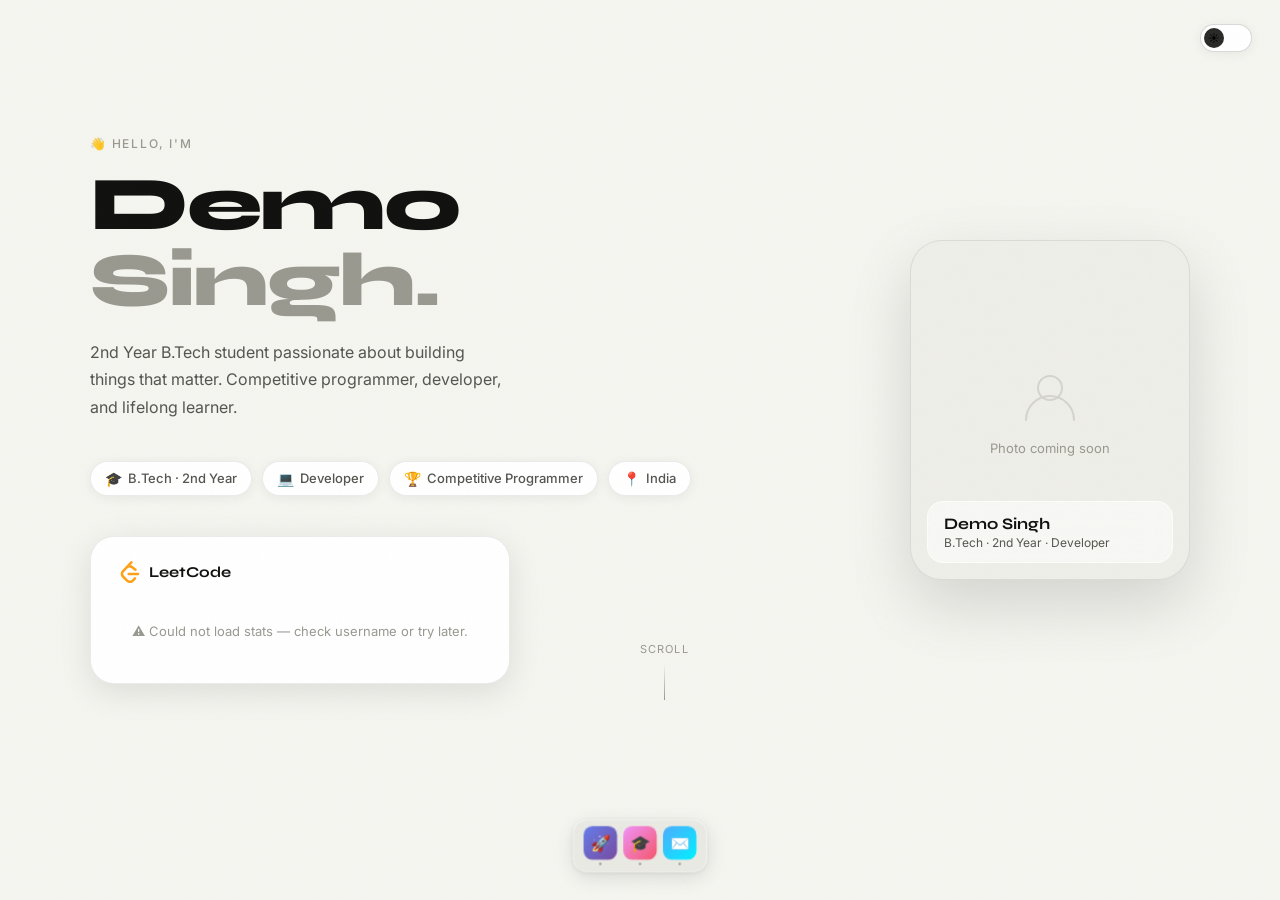
<file: index.html>
<!DOCTYPE html>
<html lang="en">
<head>
  <meta charset="UTF-8" />
  <meta name="viewport" content="width=device-width, initial-scale=1.0" />
  <title>Demo Singh — Portfolio</title>
  <meta name="description" content="Portfolio of Demo Singh, 2nd Year B.Tech Student & Developer" />

  <!-- Fonts -->
  <link rel="preconnect" href="https://fonts.googleapis.com" />
  <link rel="preconnect" href="https://fonts.gstatic.com" crossorigin />

  <!-- Styles -->
  <link rel="stylesheet" href="css/style.css" />
  <link rel="stylesheet" href="css/home.css" />
  <link rel="stylesheet" href="css/dock.css" />
</head>
<body class="home-page page-enter">

  <!-- ===== HERO ===== -->
  <section class="hero">
    <div class="hero-inner">

      <!-- Left: Text + Stats -->
      <div class="hero-text">

        <div class="hero-eyebrow">👋 Hello, I'm</div>

        <h1 class="hero-name">
          Demo<br><span>Singh.</span>
        </h1>

        <p class="hero-tagline">
          2nd Year B.Tech student passionate about building things that matter.
          Competitive programmer, developer, and lifelong learner.
        </p>

        <!-- Chips -->
        <div class="hero-chips">
          <span class="chip"><span class="chip-icon">🎓</span> B.Tech · 2nd Year</span>
          <span class="chip"><span class="chip-icon">💻</span> Developer</span>
          <span class="chip"><span class="chip-icon">🏆</span> Competitive Programmer</span>
          <span class="chip"><span class="chip-icon">📍</span> India</span>
        </div>

        <!-- LeetCode Card -->
        <div class="leetcode-card">
          <div id="leetcode-card">
            <p class="leetcode-loading">Loading LeetCode stats…</p>
          </div>
        </div>

      </div>

      <!-- Right: Photo -->
      <div class="hero-photo">
        <div class="photo-frame">
          <div class="photo-placeholder">
            <svg viewBox="0 0 64 64" fill="none" xmlns="http://www.w3.org/2000/svg">
              <circle cx="32" cy="24" r="12" stroke="currentColor" stroke-width="2"/>
              <path d="M8 56c0-13.255 10.745-24 24-24s24 10.745 24 24" stroke="currentColor" stroke-width="2" stroke-linecap="round"/>
            </svg>
            <span>Photo coming soon</span>
          </div>
          <div class="photo-badge">
            <div class="photo-badge-name">Demo Singh</div>
            <div class="photo-badge-sub">B.Tech · 2nd Year · Developer</div>
          </div>
        </div>
      </div>

    </div>

    <!-- Scroll hint -->
    <div class="scroll-hint">
      <span>scroll</span>
      <div class="scroll-arrow"></div>
    </div>
  </section>

  <!-- ===== SCRIPTS ===== -->
  <script src="js/theme.js"></script>
  <script src="js/leetcode.js"></script>
  <script src="js/dock.js"></script>
</body>
</html>
</file>
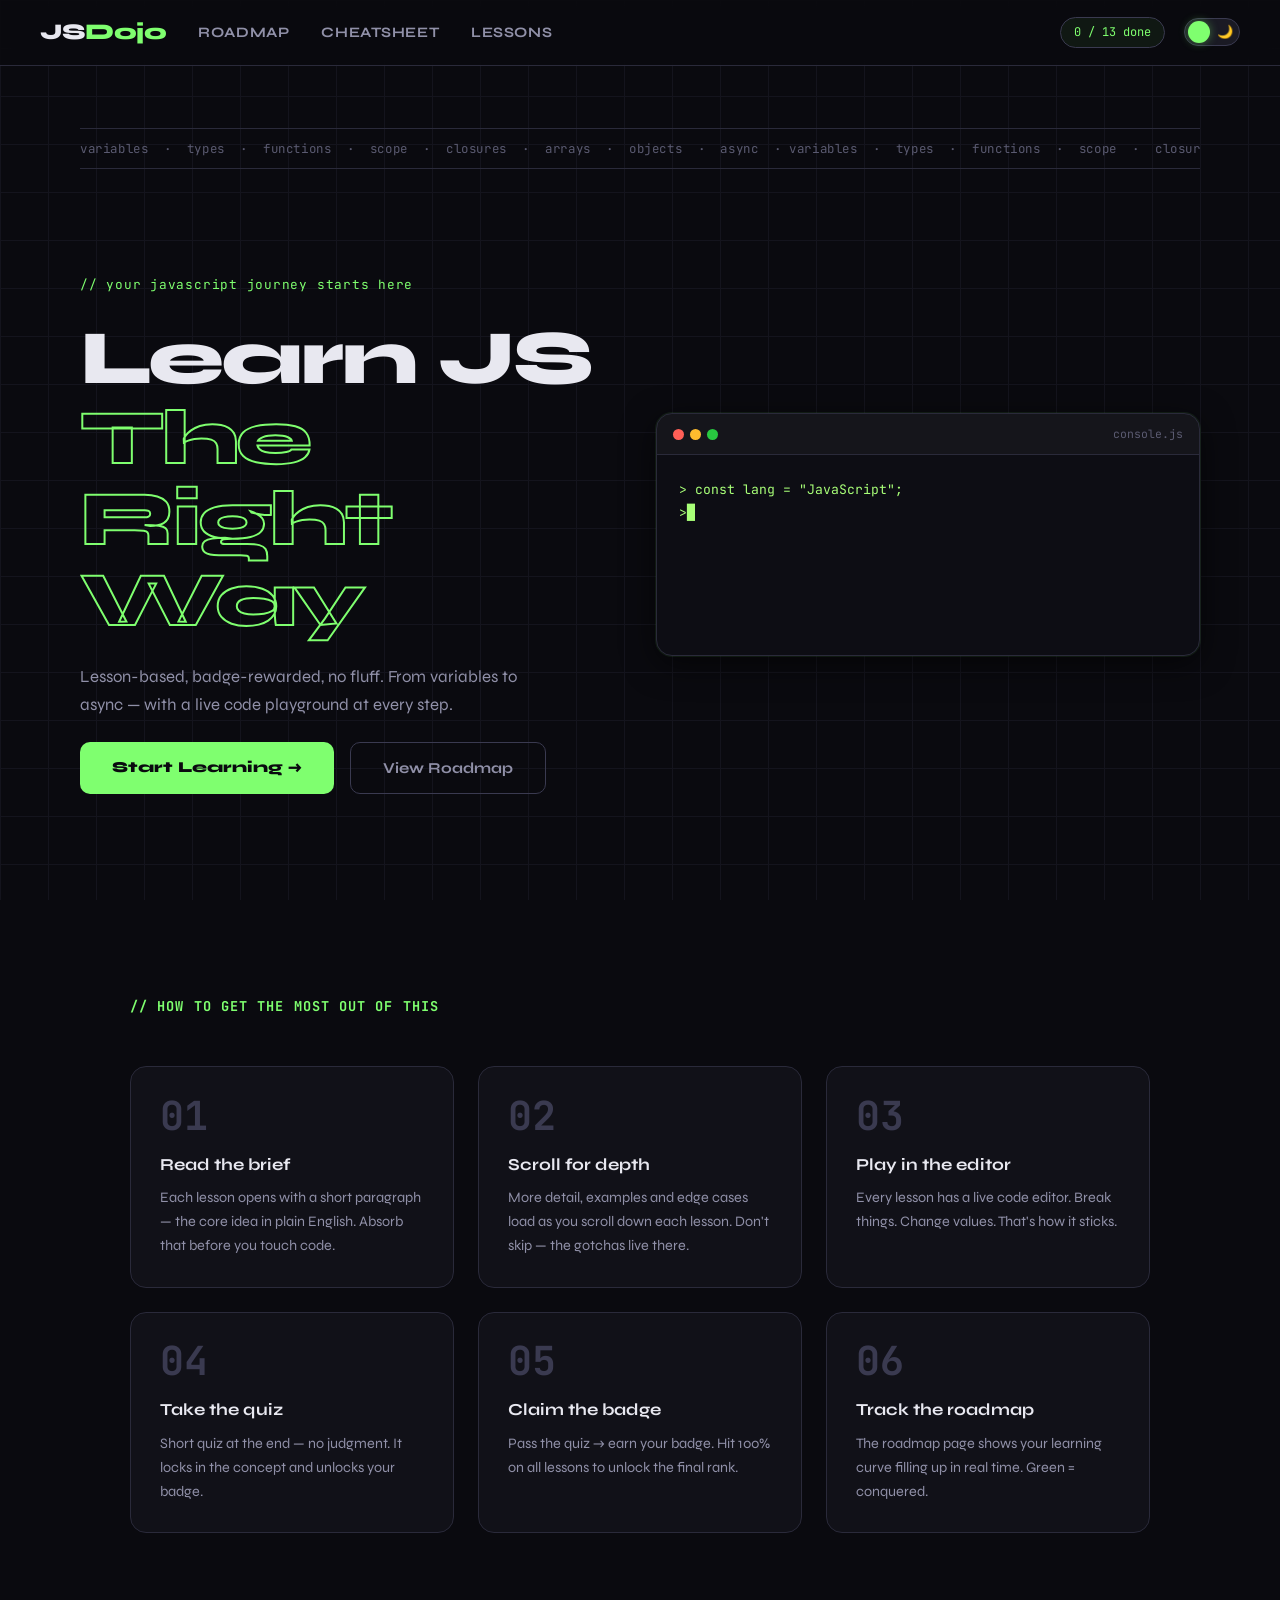
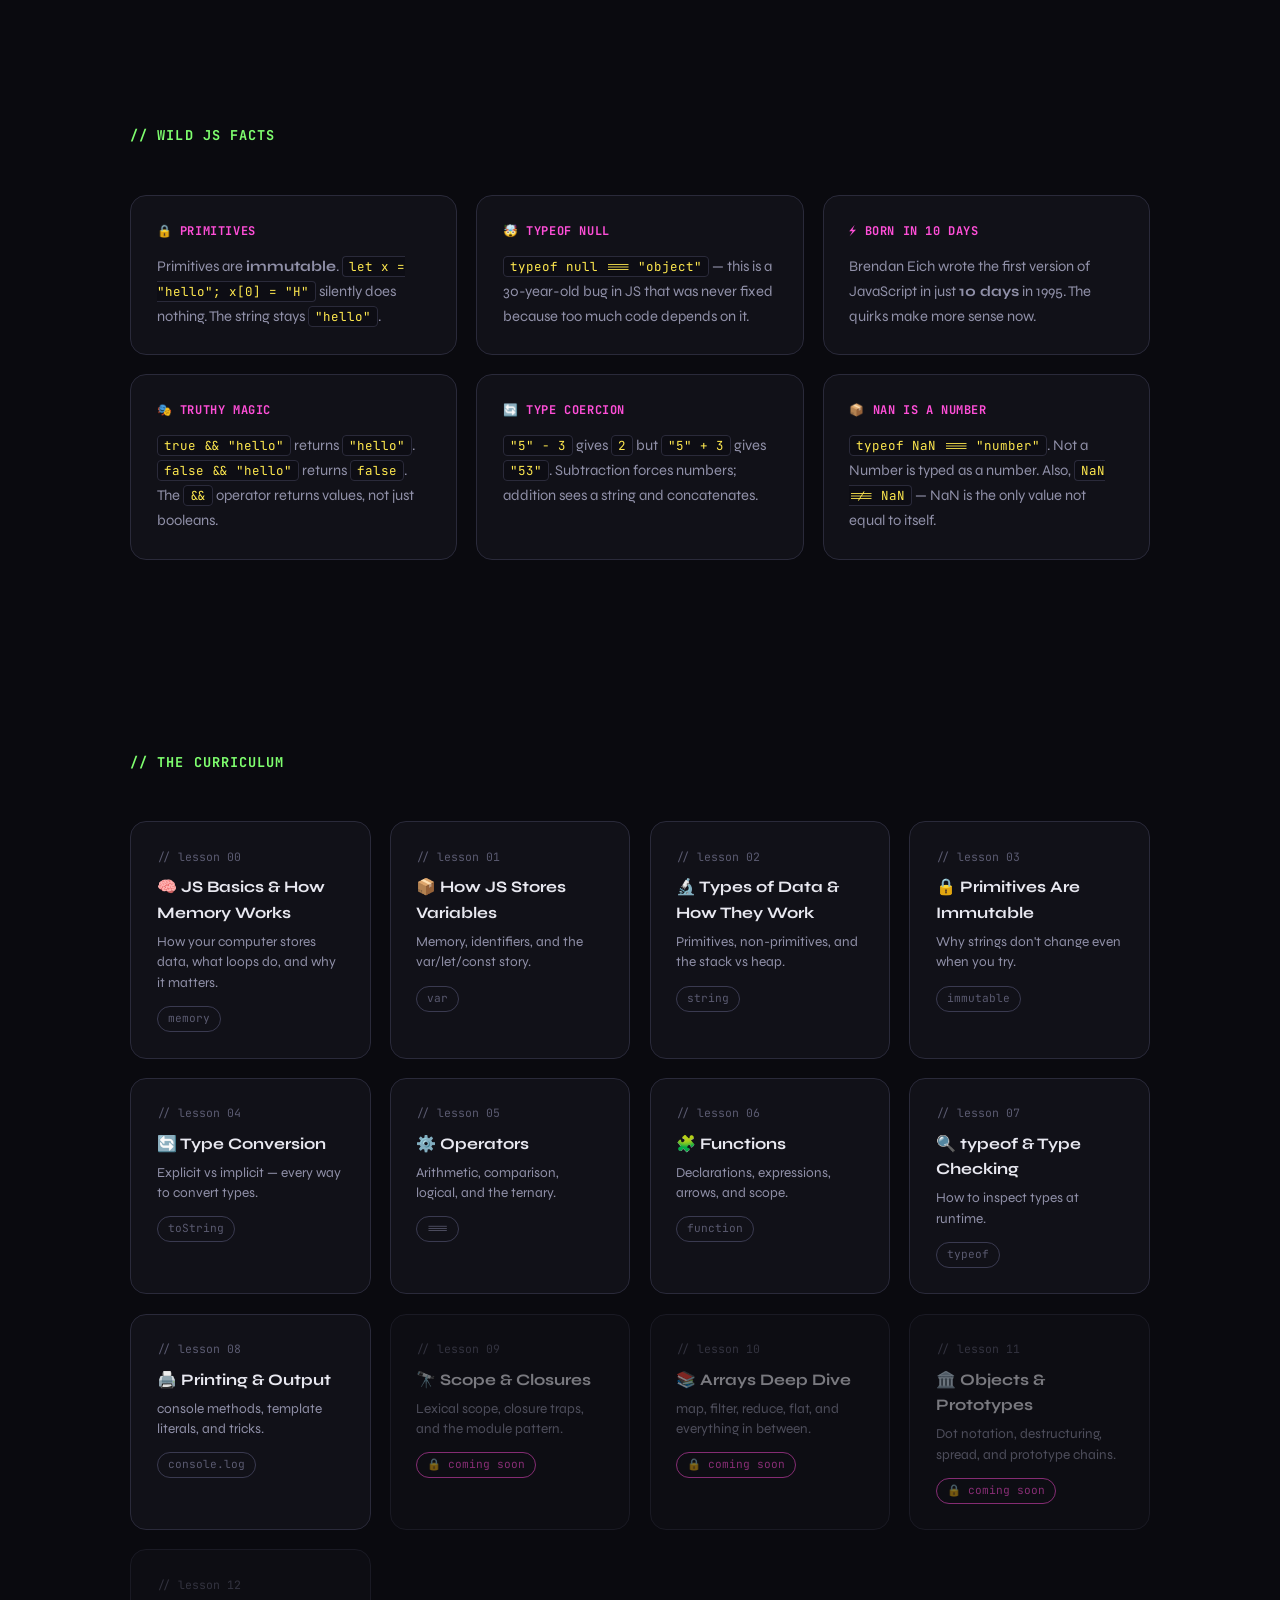
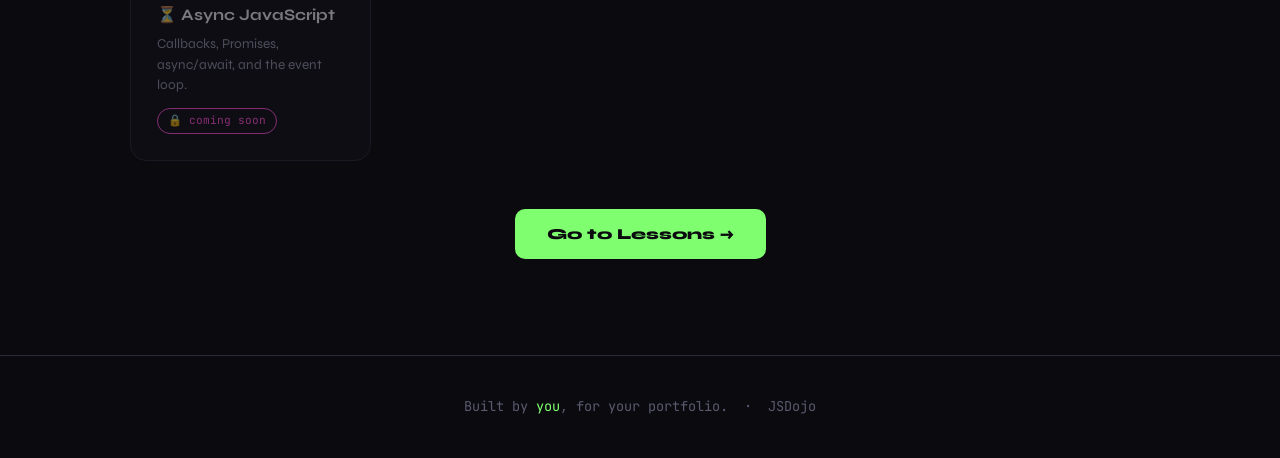
<file: jsdojo/index.html>
<!DOCTYPE html>
<html lang="en" data-theme="dark">
<head>
  <meta charset="UTF-8" />
  <meta name="viewport" content="width=device-width, initial-scale=1.0" />
  <title>JS Dojo — Learn JavaScript</title>
  <link rel="stylesheet" href="css/theme.css" />
  <link rel="stylesheet" href="css/home.css" />
  <link rel="preconnect" href="https://fonts.googleapis.com" />
  <link href="https://fonts.googleapis.com/css2?family=JetBrains+Mono:wght@400;700&family=Syne:wght@400;700;800&display=swap" rel="stylesheet" />
</head>
<body>

  <!-- NAV -->
  <nav class="navbar">
    <div class="nav-logo">JS<span class="accent">Dojo</span></div>
    <div class="nav-links">
      <a href="pages/roadmap.html">Roadmap</a>
      <a href="pages/cheatsheet.html">Cheatsheet</a>
      <a href="pages/lessons.html">Lessons</a>
    </div>
    <div class="nav-right">
      <div class="progress-pill">
        <span id="nav-progress">0 / 8 done</span>
      </div>
      <label class="theme-toggle" title="Toggle theme">
        <input type="checkbox" id="theme-switch" />
        <span class="toggle-track">
          <span class="toggle-thumb"></span>
          <span class="toggle-icon moon">🌙</span>
          <span class="toggle-icon sun">☀️</span>
        </span>
      </label>
    </div>
  </nav>

  <!-- HERO -->
  <section class="hero">
    <div class="hero-bg-grid"></div>
    <div class="scroll-ticker" id="ticker">
      <span>variables &nbsp;·&nbsp; types &nbsp;·&nbsp; functions &nbsp;·&nbsp; scope &nbsp;·&nbsp; closures &nbsp;·&nbsp; arrays &nbsp;·&nbsp; objects &nbsp;·&nbsp; async &nbsp;·&nbsp;</span>
      <span aria-hidden="true">variables &nbsp;·&nbsp; types &nbsp;·&nbsp; functions &nbsp;·&nbsp; scope &nbsp;·&nbsp; closures &nbsp;·&nbsp; arrays &nbsp;·&nbsp; objects &nbsp;·&nbsp; async &nbsp;·&nbsp;</span>
    </div>
    <div class="hero-content">
      <p class="hero-eyebrow">// your javascript journey starts here</p>
      <h1 class="hero-title">Learn JS<br /><span class="accent-outline">The Right Way</span></h1>
      <p class="hero-sub">Lesson-based, badge-rewarded, no fluff. From variables to async — with a live code playground at every step.</p>
      <div class="hero-cta-group">
        <a href="pages/lessons.html" class="btn-primary">Start Learning →</a>
        <a href="pages/roadmap.html" class="btn-ghost">View Roadmap</a>
      </div>
    </div>
    <div class="hero-terminal">
      <div class="terminal-bar">
        <span class="dot red"></span><span class="dot yellow"></span><span class="dot green"></span>
        <span class="terminal-title">console.js</span>
      </div>
      <pre class="terminal-body" id="terminal-type"></pre>
    </div>
  </section>

  <!-- HOW TO GET MAX FROM THIS SITE -->
  <section class="section" id="howto">
    <h2 class="section-title">// how to get the most out of this</h2>
    <div class="howto-grid">
      <div class="howto-card">
        <div class="howto-num">01</div>
        <h3>Read the brief</h3>
        <p>Each lesson opens with a short paragraph — the core idea in plain English. Absorb that before you touch code.</p>
      </div>
      <div class="howto-card">
        <div class="howto-num">02</div>
        <h3>Scroll for depth</h3>
        <p>More detail, examples and edge cases load as you scroll down each lesson. Don't skip — the gotchas live there.</p>
      </div>
      <div class="howto-card">
        <div class="howto-num">03</div>
        <h3>Play in the editor</h3>
        <p>Every lesson has a live code editor. Break things. Change values. That's how it sticks.</p>
      </div>
      <div class="howto-card">
        <div class="howto-num">04</div>
        <h3>Take the quiz</h3>
        <p>Short quiz at the end — no judgment. It locks in the concept and unlocks your badge.</p>
      </div>
      <div class="howto-card">
        <div class="howto-num">05</div>
        <h3>Claim the badge</h3>
        <p>Pass the quiz → earn your badge. Hit 100% on all lessons to unlock the final rank.</p>
      </div>
      <div class="howto-card">
        <div class="howto-num">06</div>
        <h3>Track the roadmap</h3>
        <p>The roadmap page shows your learning curve filling up in real time. Green = conquered.</p>
      </div>
    </div>
  </section>

  <!-- JS FACTS CARDS -->
  <section class="section" id="facts">
    <h2 class="section-title">// wild js facts</h2>
    <div class="facts-scroll">
      <div class="fact-card">
        <div class="fact-tag">🔒 Primitives</div>
        <p>Primitives are <strong>immutable</strong>. <code>let x = "hello"; x[0] = "H"</code> silently does nothing. The string stays <code>"hello"</code>.</p>
      </div>
      <div class="fact-card">
        <div class="fact-tag">🤯 typeof null</div>
        <p><code>typeof null === "object"</code> — this is a 30-year-old bug in JS that was never fixed because too much code depends on it.</p>
      </div>
      <div class="fact-card">
        <div class="fact-tag">⚡ Born in 10 days</div>
        <p>Brendan Eich wrote the first version of JavaScript in just <strong>10 days</strong> in 1995. The quirks make more sense now.</p>
      </div>
      <div class="fact-card">
        <div class="fact-tag">🎭 Truthy magic</div>
        <p><code>true && "hello"</code> returns <code>"hello"</code>. <code>false && "hello"</code> returns <code>false</code>. The <code>&&</code> operator returns values, not just booleans.</p>
      </div>
      <div class="fact-card">
        <div class="fact-tag">🔄 Type coercion</div>
        <p><code>"5" - 3</code> gives <code>2</code> but <code>"5" + 3</code> gives <code>"53"</code>. Subtraction forces numbers; addition sees a string and concatenates.</p>
      </div>
      <div class="fact-card">
        <div class="fact-tag">📦 NaN is a number</div>
        <p><code>typeof NaN === "number"</code>. Not a Number is typed as a number. Also, <code>NaN !== NaN</code> — NaN is the only value not equal to itself.</p>
      </div>
    </div>
  </section>

  <!-- LESSON PREVIEW -->
  <section class="section" id="lessons-preview">
    <h2 class="section-title">// the curriculum</h2>
    <div class="lessons-grid" id="lessons-grid">
      <!-- Populated by JS -->
    </div>
    <div class="lessons-cta">
      <a href="pages/lessons.html" class="btn-primary">Go to Lessons →</a>
    </div>
  </section>

  <!-- FOOTER -->
  <footer class="footer">
    <p>Built by <span class="accent">you</span>, for your portfolio. &nbsp;·&nbsp; JSDojo</p>
  </footer>

  <script src="js/lessons-data.js"></script>
  <script src="js/progress.js"></script>
  <script src="js/home.js"></script>
</body>
</html>
</file>
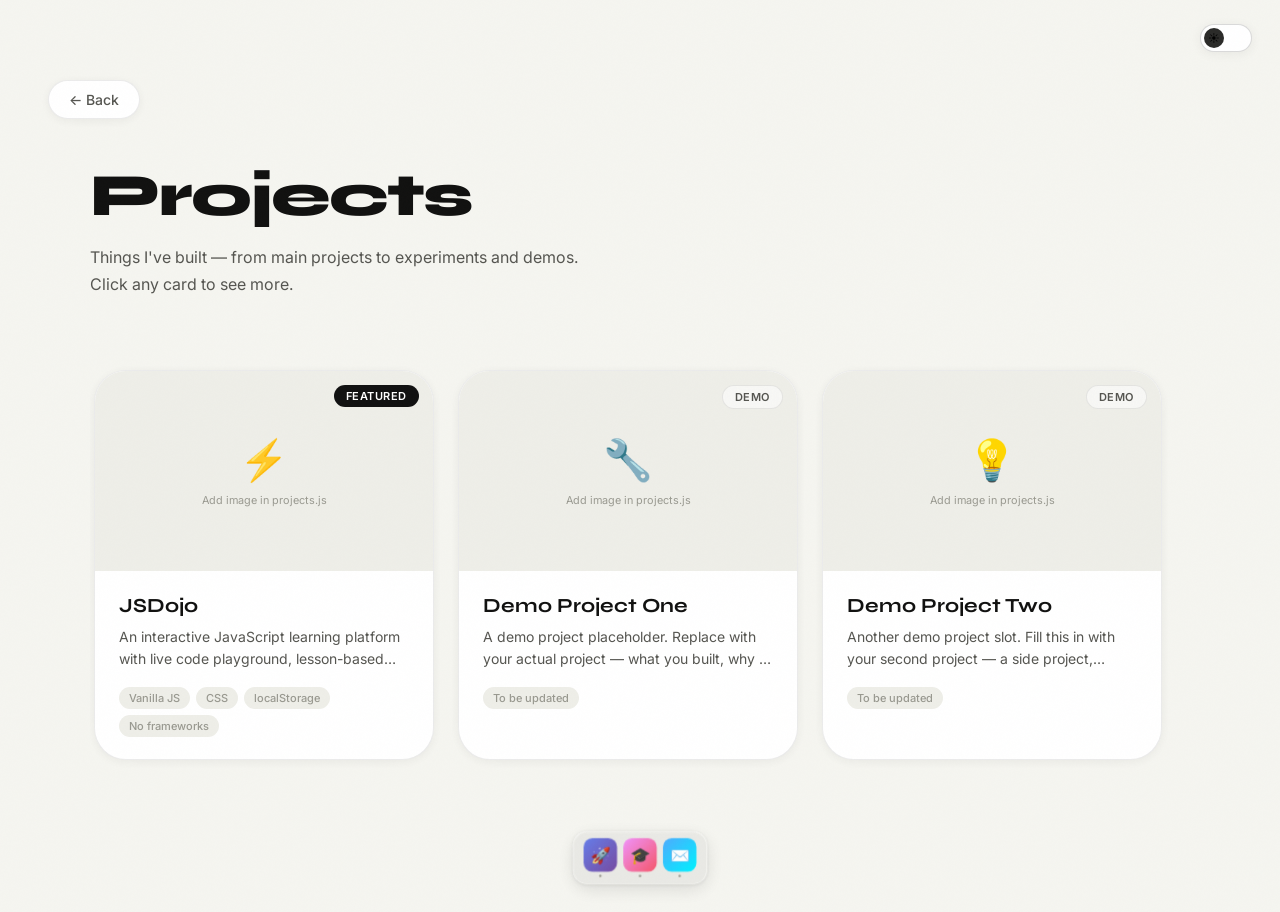
<file: pages/projects.html>
<!DOCTYPE html>
<html lang="en">
<head>
  <meta charset="UTF-8" />
  <meta name="viewport" content="width=device-width, initial-scale=1.0" />
  <title>Projects — Demo Singh</title>

  <!-- Fonts -->
  <link rel="preconnect" href="https://fonts.googleapis.com" />
  <link rel="preconnect" href="https://fonts.gstatic.com" crossorigin />

  <!-- Styles -->
  <link rel="stylesheet" href="../css/style.css" />
  <link rel="stylesheet" href="../css/projects.css" />
  <link rel="stylesheet" href="../css/dock.css" />
</head>
<body class="page-enter">

  <!-- ===== PROJECTS PAGE ===== -->
  <main class="projects-page">

    <!-- Back button -->
    <button class="back-btn" id="back-btn" aria-label="Go back">
      ← Back
    </button>

    <!-- Header -->
    <div class="projects-header">
      <h1>Projects</h1>
      <p>Things I've built — from main projects to experiments and demos. Click any card to see more.</p>
    </div>

    <!-- Horizontal scroll row -->
    <div class="projects-scroll-wrapper">
      <div class="projects-scroll" id="projects-scroll">
        <!-- Cards injected by projects.js -->
      </div>
    </div>

  </main>

  <!-- ===== MODAL ===== -->
  <div class="modal-backdrop" id="modal-backdrop" role="dialog" aria-modal="true">
    <div class="modal" id="modal">
      <!-- Content injected by projects.js -->
    </div>
  </div>

  <!-- ===== SCRIPTS ===== -->
  <script src="../js/theme.js"></script>
  <script src="../js/projects.js"></script>
  <script>window.__currentPage = 'projects';</script>
  <script src="../js/dock.js"></script>
</body>
</html>
</file>
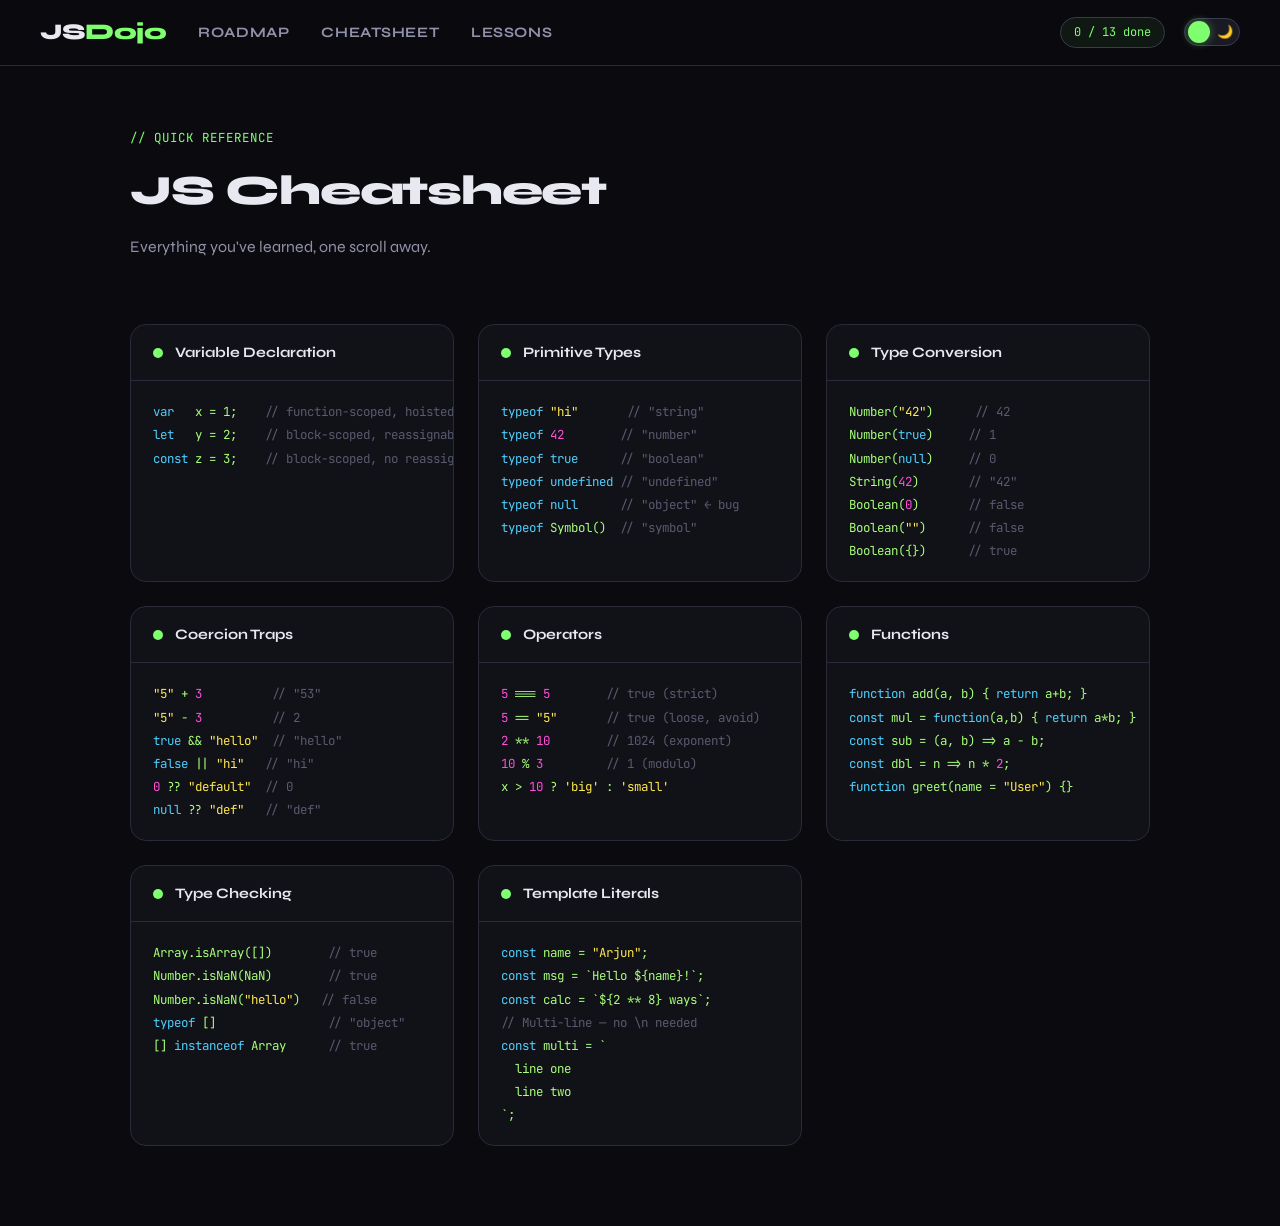
<file: jsdojo/pages/cheatsheet.html>
<!DOCTYPE html>
<html lang="en" data-theme="dark">
<head>
  <meta charset="UTF-8" />
  <meta name="viewport" content="width=device-width, initial-scale=1.0" />
  <title>Cheatsheet — JS Dojo</title>
  <link rel="stylesheet" href="../css/theme.css" />
  <link rel="stylesheet" href="../css/pages.css" />
  <link href="https://fonts.googleapis.com/css2?family=JetBrains+Mono:wght@400;700&family=Syne:wght@400;700;800&display=swap" rel="stylesheet" />
</head>
<body>

  <nav class="navbar">
    <a href="../index.html" class="nav-logo">JS<span class="accent">Dojo</span></a>
    <div class="nav-links">
      <a href="roadmap.html">Roadmap</a>
      <a href="cheatsheet.html">Cheatsheet</a>
      <a href="lessons.html">Lessons</a>
    </div>
    <div class="nav-right">
      <div class="progress-pill"><span id="nav-progress">0 / 8 done</span></div>
      <label class="theme-toggle" title="Toggle theme">
        <input type="checkbox" id="theme-switch" />
        <span class="toggle-track">
          <span class="toggle-thumb"></span>
          <span class="toggle-icon moon">🌙</span>
          <span class="toggle-icon sun">☀️</span>
        </span>
      </label>
    </div>
  </nav>

  <div class="cheatsheet-wrap">
    <p class="page-eyebrow">// quick reference</p>
    <h1 class="page-title">JS Cheatsheet</h1>
    <p class="page-sub">Everything you've learned, one scroll away.</p>

    <div class="cheatsheet-grid" id="cheatsheet-grid">

      <div class="cheat-card reveal">
        <div class="cheat-card-header"><div class="cheat-dot"></div><h3>Variable Declaration</h3></div>
        <pre><span class="kw">var</span>   x = 1;    <span class="comment">// function-scoped, hoisted</span>
<span class="kw">let</span>   y = 2;    <span class="comment">// block-scoped, reassignable</span>
<span class="kw">const</span> z = 3;    <span class="comment">// block-scoped, no reassign</span></pre>
      </div>

      <div class="cheat-card reveal">
        <div class="cheat-card-header"><div class="cheat-dot"></div><h3>Primitive Types</h3></div>
        <pre><span class="kw">typeof</span> <span class="str">"hi"</span>       <span class="comment">// "string"</span>
<span class="kw">typeof</span> <span class="num">42</span>        <span class="comment">// "number"</span>
<span class="kw">typeof</span> <span class="kw">true</span>      <span class="comment">// "boolean"</span>
<span class="kw">typeof</span> <span class="kw">undefined</span> <span class="comment">// "undefined"</span>
<span class="kw">typeof</span> <span class="kw">null</span>      <span class="comment">// "object" ← bug</span>
<span class="kw">typeof</span> Symbol()  <span class="comment">// "symbol"</span></pre>
      </div>

      <div class="cheat-card reveal">
        <div class="cheat-card-header"><div class="cheat-dot"></div><h3>Type Conversion</h3></div>
        <pre>Number(<span class="str">"42"</span>)      <span class="comment">// 42</span>
Number(<span class="kw">true</span>)     <span class="comment">// 1</span>
Number(<span class="kw">null</span>)     <span class="comment">// 0</span>
String(<span class="num">42</span>)       <span class="comment">// "42"</span>
Boolean(<span class="num">0</span>)       <span class="comment">// false</span>
Boolean(<span class="str">""</span>)      <span class="comment">// false</span>
Boolean({})      <span class="comment">// true</span></pre>
      </div>

      <div class="cheat-card reveal">
        <div class="cheat-card-header"><div class="cheat-dot"></div><h3>Coercion Traps</h3></div>
        <pre><span class="str">"5"</span> + <span class="num">3</span>          <span class="comment">// "53"</span>
<span class="str">"5"</span> - <span class="num">3</span>          <span class="comment">// 2</span>
<span class="kw">true</span> && <span class="str">"hello"</span>  <span class="comment">// "hello"</span>
<span class="kw">false</span> || <span class="str">"hi"</span>   <span class="comment">// "hi"</span>
<span class="num">0</span> ?? <span class="str">"default"</span>  <span class="comment">// 0</span>
<span class="kw">null</span> ?? <span class="str">"def"</span>   <span class="comment">// "def"</span></pre>
      </div>

      <div class="cheat-card reveal">
        <div class="cheat-card-header"><div class="cheat-dot"></div><h3>Operators</h3></div>
        <pre><span class="num">5</span> === <span class="num">5</span>        <span class="comment">// true (strict)</span>
<span class="num">5</span> == <span class="str">"5"</span>       <span class="comment">// true (loose, avoid)</span>
<span class="num">2</span> ** <span class="num">10</span>        <span class="comment">// 1024 (exponent)</span>
<span class="num">10</span> % <span class="num">3</span>         <span class="comment">// 1 (modulo)</span>
x > <span class="num">10</span> ? <span class="str">'big'</span> : <span class="str">'small'</span></pre>
      </div>

      <div class="cheat-card reveal">
        <div class="cheat-card-header"><div class="cheat-dot"></div><h3>Functions</h3></div>
        <pre><span class="kw">function</span> add(a, b) { <span class="kw">return</span> a+b; }
<span class="kw">const</span> mul = <span class="kw">function</span>(a,b) { <span class="kw">return</span> a*b; }
<span class="kw">const</span> sub = (a, b) => a - b;
<span class="kw">const</span> dbl = n => n * <span class="num">2</span>;
<span class="kw">function</span> greet(name = <span class="str">"User"</span>) {}</pre>
      </div>

      <div class="cheat-card reveal">
        <div class="cheat-card-header"><div class="cheat-dot"></div><h3>Type Checking</h3></div>
        <pre>Array.isArray([])        <span class="comment">// true</span>
Number.isNaN(NaN)        <span class="comment">// true</span>
Number.isNaN(<span class="str">"hello"</span>)   <span class="comment">// false</span>
<span class="kw">typeof</span> []                <span class="comment">// "object"</span>
[] <span class="kw">instanceof</span> Array      <span class="comment">// true</span></pre>
      </div>

      <div class="cheat-card reveal">
        <div class="cheat-card-header"><div class="cheat-dot"></div><h3>Template Literals</h3></div>
        <pre><span class="kw">const</span> name = <span class="str">"Arjun"</span>;
<span class="kw">const</span> msg = `Hello ${name}!`;
<span class="kw">const</span> calc = `${2 ** 8} ways`;
<span class="comment">// Multi-line — no \n needed</span>
<span class="kw">const</span> multi = `
  line one
  line two
`;</pre>
      </div>

    </div>
  </div>

  <script src="../js/lessons-data.js"></script>
  <script src="../js/progress.js"></script>
  <script>
    document.addEventListener("DOMContentLoaded", () => {
      initScrollReveal();
      updateNavProgress();
    });
  </script>
</body>
</html>
</file>
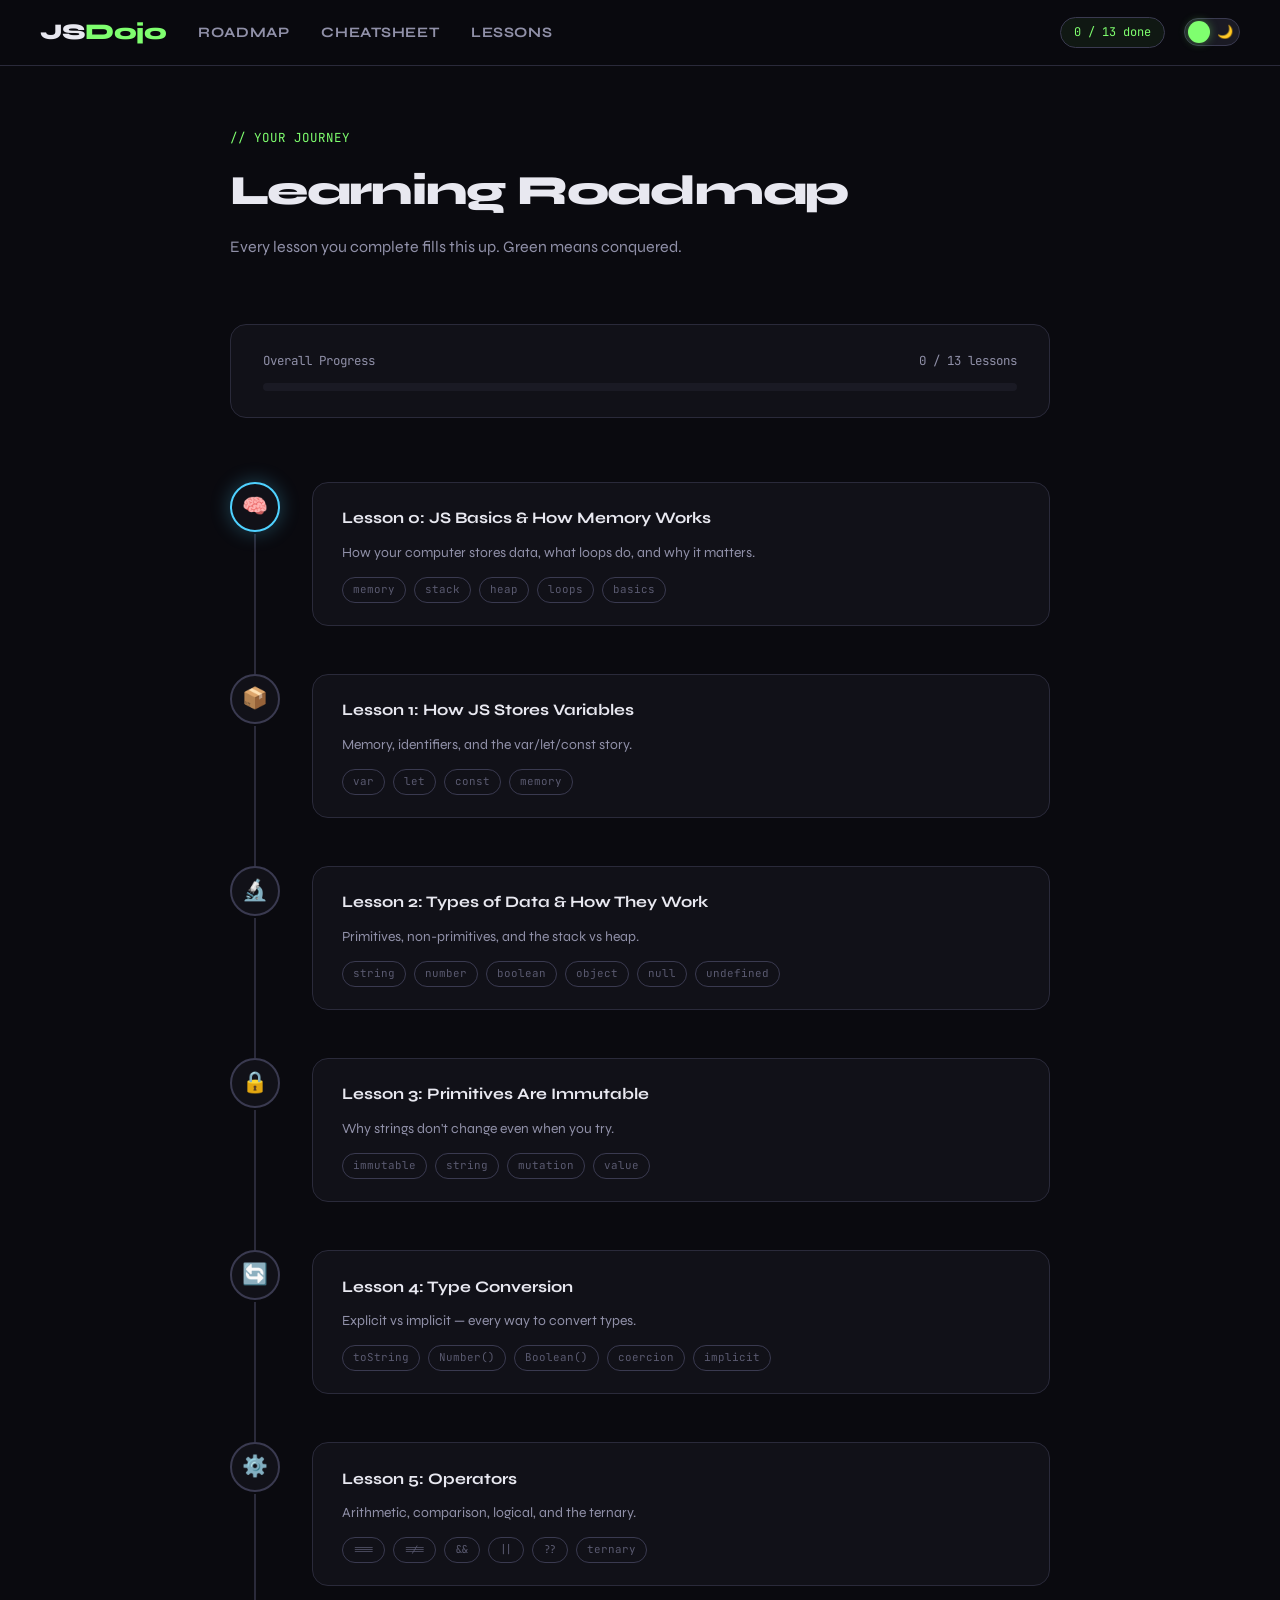
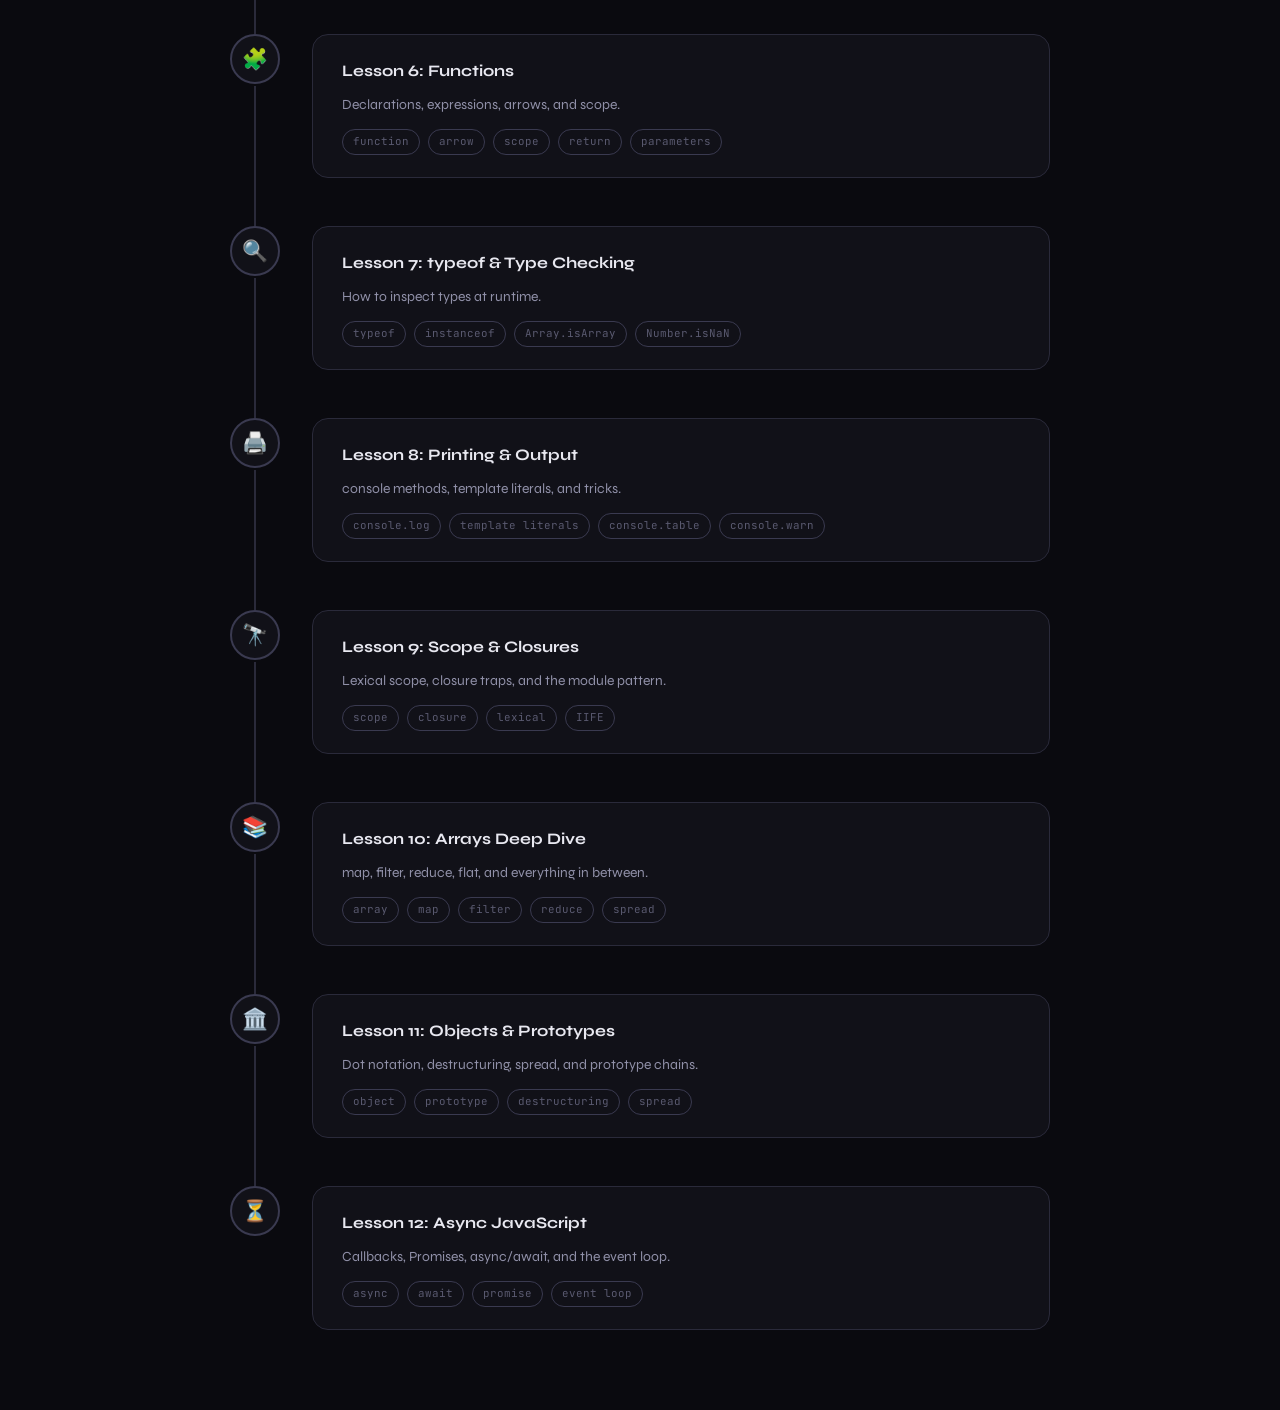
<file: jsdojo/pages/roadmap.html>
<!DOCTYPE html>
<html lang="en" data-theme="dark">
<head>
  <meta charset="UTF-8" />
  <meta name="viewport" content="width=device-width, initial-scale=1.0" />
  <title>Roadmap — JS Dojo</title>
  <link rel="stylesheet" href="../css/theme.css" />
  <link rel="stylesheet" href="../css/pages.css" />
  <link href="https://fonts.googleapis.com/css2?family=JetBrains+Mono:wght@400;700&family=Syne:wght@400;700;800&display=swap" rel="stylesheet" />
</head>
<body>

  <nav class="navbar">
    <a href="../index.html" class="nav-logo">JS<span class="accent">Dojo</span></a>
    <div class="nav-links">
      <a href="roadmap.html">Roadmap</a>
      <a href="cheatsheet.html">Cheatsheet</a>
      <a href="lessons.html">Lessons</a>
    </div>
    <div class="nav-right">
      <div class="progress-pill"><span id="nav-progress">0 / 8 done</span></div>
      <label class="theme-toggle" title="Toggle theme">
        <input type="checkbox" id="theme-switch" />
        <span class="toggle-track">
          <span class="toggle-thumb"></span>
          <span class="toggle-icon moon">🌙</span>
          <span class="toggle-icon sun">☀️</span>
        </span>
      </label>
    </div>
  </nav>

  <div class="roadmap-wrap">
    <p class="page-eyebrow">// your journey</p>
    <h1 class="page-title">Learning Roadmap</h1>
    <p class="page-sub">Every lesson you complete fills this up. Green means conquered.</p>

    <div class="progress-bar-wrap reveal">
      <div class="progress-bar-label">
        <span>Overall Progress</span>
        <span id="progress-label">0 / 8 lessons</span>
      </div>
      <div class="progress-bar-track">
        <div class="progress-bar-fill" id="progress-fill"></div>
      </div>
    </div>

    <div class="roadmap-nodes" id="roadmap-nodes">
      <!-- Rendered by JS -->
    </div>
  </div>

  <script src="../js/lessons-data.js"></script>
  <script src="../js/progress.js"></script>
  <script>
    document.addEventListener("DOMContentLoaded", () => {
      const container = document.getElementById("roadmap-nodes");
      const fill = document.getElementById("progress-fill");
      const label = document.getElementById("progress-label");
      const completed = Progress.getCount();
      const total = Progress.getTotal();

      // Progress bar
      label.textContent = `${completed} / ${total} lessons`;
      setTimeout(() => {
        fill.style.width = `${(completed / total) * 100}%`;
      }, 300);

      // Nodes
      LESSONS.forEach((lesson, i) => {
        const done = Progress.isCompleted(lesson.id);
        const active = !done && i === completed;
        const node = document.createElement("div");
        node.className = `roadmap-node reveal${done ? " done" : ""}${active ? " active" : ""}`;
        node.style.transitionDelay = `${i * 0.08}s`;
        node.innerHTML = `
          <div class="roadmap-icon">${lesson.emoji}</div>
          <div class="roadmap-content">
            <div style="display:flex;align-items:center;gap:0.8rem;margin-bottom:0.4rem">
              <h3>Lesson ${lesson.id}: ${lesson.title}</h3>
              ${done ? `<span class="roadmap-badge-inline" title="Badge earned: ${lesson.badge.label}">${lesson.badge.emoji}</span>` : ""}
            </div>
            <p>${lesson.subtitle}</p>
            <div class="roadmap-tags">
              ${lesson.tags.map(t => `<span class="roadmap-tag">${t}</span>`).join("")}
            </div>
          </div>
        `;
        node.style.cursor = "pointer";
        node.addEventListener("click", () => {
          window.location.href = `lessons.html?id=${lesson.id}`;
        });
        container.appendChild(node);
      });

      initScrollReveal();
      updateNavProgress();
    });
  </script>
</body>
</html>
</file>
<file: css/style.css>
/* ============================================================
   PORTFOLIO — style.css
   Global variables, reset, typography, theme
   ============================================================ */

@import url('https://fonts.googleapis.com/css2?family=Syne:wght@400;500;600;700;800&family=Inter:wght@300;400;500;600&display=swap');

/* ---------- CSS Variables ---------- */
:root {
  --bg-primary: #f5f5f0;
  --bg-secondary: #eeeee8;
  --bg-card: #ffffff;
  --bg-glass: rgba(255, 255, 255, 0.55);
  --bg-dock: rgba(220, 220, 215, 0.45);
  --dock-border: rgba(255, 255, 255, 0.6);
  --text-primary: #111110;
  --text-secondary: #555550;
  --text-muted: #999990;
  --accent: #2a2a28;
  --accent-light: #4a4a46;
  --border: rgba(0, 0, 0, 0.08);
  --border-strong: rgba(0, 0, 0, 0.15);
  --shadow-sm: 0 2px 12px rgba(0,0,0,0.06);
  --shadow-md: 0 8px 32px rgba(0,0,0,0.10);
  --shadow-lg: 0 24px 64px rgba(0,0,0,0.14);
  --easy: #22c55e;
  --medium: #f59e0b;
  --hard: #ef4444;
  --font-display: 'Syne', sans-serif;
  --font-body: 'Inter', sans-serif;
  --radius-sm: 10px;
  --radius-md: 16px;
  --radius-lg: 24px;
  --radius-xl: 32px;
  --transition: 0.3s cubic-bezier(0.34, 1.56, 0.64, 1);
  --transition-fast: 0.18s ease;
}

[data-theme="dark"] {
  --bg-primary: #0e0e0d;
  --bg-secondary: #161614;
  --bg-card: #1c1c1a;
  --bg-glass: rgba(28, 28, 26, 0.6);
  --bg-dock: rgba(30, 30, 28, 0.55);
  --dock-border: rgba(255, 255, 255, 0.1);
  --text-primary: #f0f0eb;
  --text-secondary: #a0a09a;
  --text-muted: #606058;
  --accent: #e8e8e0;
  --accent-light: #c0c0b8;
  --border: rgba(255, 255, 255, 0.07);
  --border-strong: rgba(255, 255, 255, 0.14);
  --shadow-sm: 0 2px 12px rgba(0,0,0,0.3);
  --shadow-md: 0 8px 32px rgba(0,0,0,0.4);
  --shadow-lg: 0 24px 64px rgba(0,0,0,0.5);
}

/* ---------- Reset ---------- */
*, *::before, *::after { box-sizing: border-box; margin: 0; padding: 0; }

html { scroll-behavior: smooth; }

body {
  font-family: var(--font-body);
  background: var(--bg-primary);
  color: var(--text-primary);
  min-height: 100vh;
  transition: background 0.4s ease, color 0.4s ease;
  overflow-x: hidden;
}

a { color: inherit; text-decoration: none; }
img { max-width: 100%; display: block; }
button { font-family: var(--font-body); cursor: pointer; border: none; background: none; }

/* ---------- Scrollbar ---------- */
::-webkit-scrollbar { width: 6px; }
::-webkit-scrollbar-track { background: transparent; }
::-webkit-scrollbar-thumb { background: var(--border-strong); border-radius: 99px; }

/* ---------- Typography ---------- */
h1, h2, h3, h4 { font-family: var(--font-display); }

/* ---------- Theme Toggle ---------- */
.theme-toggle {
  position: fixed;
  top: 24px;
  right: 28px;
  z-index: 1000;
  width: 52px;
  height: 28px;
  background: var(--bg-card);
  border: 1.5px solid var(--border-strong);
  border-radius: 99px;
  cursor: pointer;
  transition: background 0.3s ease, border 0.3s ease;
  display: flex;
  align-items: center;
  padding: 3px;
  box-shadow: var(--shadow-sm);
}

.theme-toggle-knob {
  width: 20px;
  height: 20px;
  border-radius: 50%;
  background: var(--accent);
  transition: transform 0.3s cubic-bezier(0.34, 1.56, 0.64, 1), background 0.3s ease;
  display: flex;
  align-items: center;
  justify-content: center;
  font-size: 11px;
}

[data-theme="dark"] .theme-toggle-knob {
  transform: translateX(24px);
}

/* ---------- Page transitions ---------- */
.page-enter {
  animation: pageIn 0.5s cubic-bezier(0.22, 1, 0.36, 1) forwards;
}

@keyframes pageIn {
  from { opacity: 0; transform: translateY(16px); }
  to   { opacity: 1; transform: translateY(0); }
}

/* ---------- Noise texture overlay ---------- */
body::before {
  content: '';
  position: fixed;
  inset: 0;
  pointer-events: none;
  z-index: 9999;
  opacity: 0.018;
  background-image: url("data:image/svg+xml,%3Csvg viewBox='0 0 256 256' xmlns='http://www.w3.org/2000/svg'%3E%3Cfilter id='noise'%3E%3CfeTurbulence type='fractalNoise' baseFrequency='0.9' numOctaves='4' stitchTiles='stitch'/%3E%3C/filter%3E%3Crect width='100%25' height='100%25' filter='url(%23noise)'/%3E%3C/svg%3E");
  background-size: 128px;
}
</file>
<file: css/home.css>
/* ============================================================
   home.css — Homepage styles
   ============================================================ */

/* ---------- Layout ---------- */
.home-page {
  min-height: 100vh;
  display: flex;
  flex-direction: column;
  position: relative;
}

/* ---------- Hero Section ---------- */
.hero {
  flex: 1;
  display: flex;
  align-items: center;
  justify-content: center;
  padding: 80px 48px 160px;
  min-height: 100vh;
  position: relative;
}

.hero-inner {
  display: flex;
  align-items: center;
  gap: 80px;
  max-width: 1100px;
  width: 100%;
}

/* ---------- Left: text ---------- */
.hero-text { flex: 1; }

.hero-eyebrow {
  font-family: var(--font-body);
  font-size: 12px;
  font-weight: 500;
  letter-spacing: 0.15em;
  text-transform: uppercase;
  color: var(--text-muted);
  margin-bottom: 16px;
  opacity: 0;
  animation: fadeUp 0.6s 0.1s ease forwards;
}

.hero-name {
  font-size: clamp(42px, 6vw, 76px);
  font-weight: 800;
  line-height: 1.0;
  letter-spacing: -0.03em;
  color: var(--text-primary);
  margin-bottom: 20px;
  opacity: 0;
  animation: fadeUp 0.6s 0.2s ease forwards;
}

.hero-name span {
  color: var(--text-muted);
}

.hero-tagline {
  font-size: 16px;
  font-weight: 400;
  color: var(--text-secondary);
  line-height: 1.7;
  max-width: 420px;
  margin-bottom: 40px;
  opacity: 0;
  animation: fadeUp 0.6s 0.3s ease forwards;
}

/* ---------- Info chips ---------- */
.hero-chips {
  display: flex;
  flex-wrap: wrap;
  gap: 10px;
  margin-bottom: 40px;
  opacity: 0;
  animation: fadeUp 0.6s 0.4s ease forwards;
}

.chip {
  display: inline-flex;
  align-items: center;
  gap: 6px;
  padding: 8px 14px;
  background: var(--bg-card);
  border: 1px solid var(--border);
  border-radius: 99px;
  font-size: 13px;
  font-weight: 500;
  color: var(--text-secondary);
  box-shadow: var(--shadow-sm);
  transition: transform var(--transition-fast), box-shadow var(--transition-fast);
}

.chip:hover {
  transform: translateY(-2px);
  box-shadow: var(--shadow-md);
}

.chip-icon { font-size: 14px; }

/* ---------- LeetCode Stats Card ---------- */
.leetcode-card {
  background: var(--bg-card);
  border: 1px solid var(--border);
  border-radius: var(--radius-lg);
  padding: 24px 28px;
  box-shadow: var(--shadow-md);
  opacity: 0;
  animation: fadeUp 0.6s 0.5s ease forwards;
  max-width: 420px;
}

.leetcode-header {
  display: flex;
  align-items: center;
  justify-content: space-between;
  margin-bottom: 20px;
}

.leetcode-brand {
  display: flex;
  align-items: center;
  gap: 8px;
  font-family: var(--font-display);
  font-weight: 700;
  font-size: 15px;
}

.leetcode-logo {
  width: 22px;
  height: 22px;
}

.leetcode-rank {
  font-size: 12px;
  color: var(--text-muted);
  font-weight: 500;
}

.leetcode-total {
  text-align: center;
  margin-bottom: 20px;
}

.leetcode-total .number {
  font-family: var(--font-display);
  font-size: 48px;
  font-weight: 800;
  color: var(--text-primary);
  line-height: 1;
}

.leetcode-total .label {
  font-size: 12px;
  color: var(--text-muted);
  margin-top: 4px;
}

.leetcode-bar {
  height: 6px;
  border-radius: 99px;
  background: var(--bg-secondary);
  overflow: hidden;
  margin-bottom: 20px;
  display: flex;
  gap: 2px;
}

.bar-easy  { background: var(--easy);   border-radius: 99px 0 0 99px; transition: width 1s ease; }
.bar-medium{ background: var(--medium); transition: width 1s ease; }
.bar-hard  { background: var(--hard);   border-radius: 0 99px 99px 0; transition: width 1s ease; }

.leetcode-breakdown {
  display: grid;
  grid-template-columns: repeat(3, 1fr);
  gap: 12px;
}

.breakdown-item {
  display: flex;
  flex-direction: column;
  align-items: center;
  gap: 4px;
}

.breakdown-dot {
  width: 8px;
  height: 8px;
  border-radius: 50%;
  margin-bottom: 2px;
}

.breakdown-count {
  font-family: var(--font-display);
  font-size: 20px;
  font-weight: 700;
  color: var(--text-primary);
}

.breakdown-label {
  font-size: 11px;
  color: var(--text-muted);
  font-weight: 500;
}

.leetcode-loading {
  text-align: center;
  color: var(--text-muted);
  font-size: 13px;
  padding: 20px 0;
}

/* ---------- Right: Photo ---------- */
.hero-photo {
  flex-shrink: 0;
  opacity: 0;
  animation: fadeLeft 0.7s 0.3s ease forwards;
}

.photo-frame {
  width: 280px;
  height: 340px;
  border-radius: var(--radius-xl);
  background: var(--bg-secondary);
  border: 1px solid var(--border);
  overflow: hidden;
  position: relative;
  box-shadow: var(--shadow-lg);
}

.photo-placeholder {
  width: 100%;
  height: 100%;
  display: flex;
  flex-direction: column;
  align-items: center;
  justify-content: center;
  gap: 12px;
  color: var(--text-muted);
  font-size: 13px;
}

.photo-placeholder svg {
  width: 64px;
  height: 64px;
  opacity: 0.3;
}

.photo-badge {
  position: absolute;
  bottom: 16px;
  left: 16px;
  right: 16px;
  background: var(--bg-glass);
  backdrop-filter: blur(12px);
  -webkit-backdrop-filter: blur(12px);
  border: 1px solid var(--dock-border);
  border-radius: var(--radius-md);
  padding: 12px 16px;
}

.photo-badge-name {
  font-family: var(--font-display);
  font-size: 16px;
  font-weight: 700;
  color: var(--text-primary);
}

.photo-badge-sub {
  font-size: 12px;
  color: var(--text-secondary);
  margin-top: 2px;
}

/* ---------- Scroll hint ---------- */
.scroll-hint {
  position: absolute;
  bottom: 200px;
  left: 50%;
  transform: translateX(-50%);
  display: flex;
  flex-direction: column;
  align-items: center;
  gap: 8px;
  color: var(--text-muted);
  font-size: 11px;
  letter-spacing: 0.1em;
  text-transform: uppercase;
  opacity: 0;
  animation: fadeUp 0.6s 1s ease forwards;
}

.scroll-arrow {
  width: 1px;
  height: 36px;
  background: linear-gradient(to bottom, transparent, var(--text-muted));
  animation: scrollPulse 1.8s ease infinite;
}

@keyframes scrollPulse {
  0%, 100% { opacity: 0.3; transform: scaleY(0.8); }
  50%       { opacity: 1;   transform: scaleY(1); }
}

/* ---------- Animations ---------- */
@keyframes fadeUp {
  from { opacity: 0; transform: translateY(24px); }
  to   { opacity: 1; transform: translateY(0); }
}

@keyframes fadeLeft {
  from { opacity: 0; transform: translateX(24px); }
  to   { opacity: 1; transform: translateX(0); }
}

/* ---------- Responsive ---------- */
@media (max-width: 768px) {
  .hero { padding: 100px 24px 180px; }
  .hero-inner { flex-direction: column-reverse; gap: 40px; }
  .hero-photo { width: 100%; display: flex; justify-content: center; }
  .photo-frame { width: 220px; height: 270px; }
}
</file>
<file: css/dock.css>
/* ============================================================
   dock.css — macOS/iOS style dock
   ============================================================ */

/* ---------- Dock Wrapper ---------- */
.dock-wrapper {
  position: fixed;
  bottom: 28px;
  left: 50%;
  transform: translateX(-50%);
  z-index: 500;
  display: flex;
  flex-direction: column;
  align-items: center;
  gap: 10px;
  transition: all 0.4s cubic-bezier(0.34, 1.2, 0.64, 1);
}

/* ---------- Dock Container ---------- */
.dock {
  display: flex;
  align-items: flex-end;
  gap: 10px;
  padding: 10px 16px;
  background: var(--bg-dock);
  backdrop-filter: blur(24px) saturate(1.8);
  -webkit-backdrop-filter: blur(24px) saturate(1.8);
  border: 1.5px solid var(--dock-border);
  border-radius: 22px;
  box-shadow:
    0 8px 32px rgba(0, 0, 0, 0.12),
    0 2px 8px rgba(0, 0, 0, 0.08),
    inset 0 1px 0 rgba(255, 255, 255, 0.5);

  /* SMALL by default — 60% of expanded */
  transform: scale(0.62);
  transform-origin: bottom center;
  transition: transform 0.45s cubic-bezier(0.34, 1.3, 0.64, 1),
    box-shadow 0.3s ease,
    background 0.3s ease;
}

/* Expanded state — on scroll / hover */
.dock.expanded,
.dock:hover {
  transform: scale(1);
  box-shadow:
    0 16px 48px rgba(0, 0, 0, 0.18),
    0 4px 16px rgba(0, 0, 0, 0.10),
    inset 0 1px 0 rgba(255, 255, 255, 0.5);
}

[data-theme="dark"] .dock {
  box-shadow:
    0 8px 32px rgba(0, 0, 0, 0.5),
    0 2px 8px rgba(0, 0, 0, 0.4),
    inset 0 1px 0 rgba(255, 255, 255, 0.06);
}

[data-theme="dark"] .dock.expanded,
[data-theme="dark"] .dock:hover {
  box-shadow:
    0 16px 48px rgba(0, 0, 0, 0.7),
    0 4px 16px rgba(0, 0, 0, 0.5),
    inset 0 1px 0 rgba(255, 255, 255, 0.06);
}

/* ---------- Dock Items ---------- */
.dock-item {
  display: flex;
  flex-direction: column;
  align-items: center;
  gap: 0;
  cursor: pointer;
  position: relative;
  transition: transform var(--transition);
}

.dock-icon {
  width: 54px;
  height: 54px;
  border-radius: 14px;
  display: flex;
  align-items: center;
  justify-content: center;
  font-size: 26px;
  transition:
    transform 0.3s cubic-bezier(0.34, 1.56, 0.64, 1),
    box-shadow 0.2s ease;
  position: relative;
  user-select: none;
}

/* Magnification on hover — dock item itself enlarges */
.dock-item:hover .dock-icon {
  transform: translateY(-14px) scale(1.45);
}

/* Neighbors also enlarge slightly (JS handles class toggling) */
.dock-item.neighbor-1 .dock-icon {
  transform: translateY(-8px) scale(1.2);
}

.dock-item.neighbor-2 .dock-icon {
  transform: translateY(-4px) scale(1.08);
}

/* ---------- Icon Colors ---------- */
.dock-icon.icon-projects {
  background: linear-gradient(135deg, #667eea, #764ba2);
  color: #fff;
}

.dock-icon.icon-education {
  background: linear-gradient(135deg, #f093fb, #f5576c);
  color: #fff;
}

.dock-icon.icon-contact {
  background: linear-gradient(135deg, #4facfe, #00f2fe);
  color: #fff;
}

/* ---------- Dock Label (tooltip) ---------- */
.dock-label {
  position: absolute;
  bottom: calc(100% + 28px);
  left: 50%;
  transform: translateX(-50%) scale(0.8);
  background: var(--bg-card);
  color: var(--text-primary);
  font-size: 12px;
  font-weight: 600;
  font-family: var(--font-body);
  padding: 5px 12px;
  border-radius: 8px;
  white-space: nowrap;
  pointer-events: none;
  opacity: 0;
  border: 1px solid var(--border);
  box-shadow: var(--shadow-md);
  transition: opacity 0.15s ease, transform 0.2s cubic-bezier(0.34, 1.56, 0.64, 1);
}

.dock-label::after {
  content: '';
  position: absolute;
  top: 100%;
  left: 50%;
  transform: translateX(-50%);
  border: 5px solid transparent;
  border-top-color: var(--bg-card);
}

.dock-item:hover .dock-label {
  opacity: 1;
  transform: translateX(-50%) scale(1);
}

/* ---------- Dot indicator ---------- */
.dock-dot {
  width: 4px;
  height: 4px;
  border-radius: 50%;
  background: var(--text-muted);
  margin-top: 5px;
  transition: opacity 0.2s ease;
}

/* ---------- Flyout Tiles ---------- */
.flyout {
  position: fixed;
  bottom: 120px;
  left: 50%;
  transform: translateX(-50%) translateY(10px);
  display: flex;
  gap: 12px;
  flex-wrap: wrap;
  justify-content: center;
  max-width: 600px;
  opacity: 0;
  pointer-events: none;
  transition: opacity 0.25s ease, transform 0.3s cubic-bezier(0.34, 1.4, 0.64, 1);
  z-index: 400;
}

.flyout.visible {
  opacity: 1;
  pointer-events: auto;
  transform: translateX(-50%) translateY(0);
}

/* ---------- Flyout Tile ---------- */
.flyout-tile {
  width: 61px;
  height: 61px;
  background: var(--bg-glass);
  backdrop-filter: blur(20px) saturate(1.6);
  -webkit-backdrop-filter: blur(20px) saturate(1.6);
  border: 1.5px solid var(--dock-border);
  border-radius: var(--radius-md);
  display: flex;
  flex-direction: column;
  align-items: center;
  justify-content: center;
  gap: 4px;
  cursor: pointer;
  box-shadow: var(--shadow-md);
  transition:
    transform 0.25s cubic-bezier(0.34, 1.56, 0.64, 1),
    box-shadow 0.2s ease,
    background 0.2s ease;
  animation: tileIn 0.35s cubic-bezier(0.34, 1.56, 0.64, 1) both;
}

.flyout-tile:hover {
  transform: translateY(-6px) scale(1.1);
  box-shadow: var(--shadow-lg);
}

.flyout-tile-icon {
  font-size: 22px;
}

.flyout-tile-label {
  font-size: 9px;
  font-weight: 600;
  color: var(--text-secondary);
  text-align: center;
  line-height: 1.2;
}

/* Stagger animation */
.flyout-tile:nth-child(1) {
  animation-delay: 0.00s;
}

.flyout-tile:nth-child(2) {
  animation-delay: 0.05s;
}

.flyout-tile:nth-child(3) {
  animation-delay: 0.10s;
}

.flyout-tile:nth-child(4) {
  animation-delay: 0.15s;
}

.flyout-tile:nth-child(5) {
  animation-delay: 0.20s;
}

@keyframes tileIn {
  from {
    opacity: 0;
    transform: translateY(20px) scale(0.8);
  }

  to {
    opacity: 1;
    transform: translateY(0) scale(1);
  }
}

/* ---------- Overlay backdrop ---------- */
.flyout-backdrop {
  position: fixed;
  inset: 0;
  z-index: 300;
  display: none;
}

.flyout-backdrop.visible {
  display: block;
}

/* ---------- Responsive ---------- */
@media (max-width: 480px) {
  .dock {
    padding: 8px 12px;
    gap: 8px;
  }

  .dock-icon {
    width: 46px;
    height: 46px;
    font-size: 22px;
    border-radius: 12px;
  }

  .flyout {
    bottom: 110px;
    gap: 8px;
    padding: 0 16px;
  }

  .flyout-tile {
    width: 53px;
    height: 53px;
  }
}
</file>
<file: jsdojo/css/theme.css>
/* =============================================
   THEME.CSS — global variables & dark/light
   ============================================= */

@import url('https://fonts.googleapis.com/css2?family=JetBrains+Mono:wght@400;700&family=Syne:wght@400;700;800&display=swap');

/* ---- DARK THEME (default) ---- */
[data-theme="dark"] {
  --bg:          #0a0a0f;
  --bg2:         #111118;
  --bg3:         #1a1a24;
  --border:      #2a2a3a;
  --border2:     #3a3a50;
  --text:        #e8e8f0;
  --text2:       #9090a8;
  --text3:       #5a5a70;
  --accent:      #7fff6f;
  --accent2:     #4dffa0;
  --neon-blue:   #4fd1ff;
  --neon-pink:   #ff4fd8;
  --neon-yellow: #ffe94f;
  --card-bg:     #111118;
  --terminal-bg: #0d0d14;
  --code-bg:     #0d0d14;
  --shadow:      0 0 0 1px rgba(127,255,111,0.08), 0 8px 32px rgba(0,0,0,0.6);
  --glow:        0 0 20px rgba(127,255,111,0.15);
  --radius:      10px;
  --radius-lg:   16px;
}

/* ---- LIGHT THEME ---- */
[data-theme="light"] {
  --bg:          #f5f3ee;
  --bg2:         #fffdf8;
  --bg3:         #edeae2;
  --border:      #d8d4c8;
  --border2:     #c0bbb0;
  --text:        #1a1a12;
  --text2:       #5a5648;
  --text3:       #9a9588;
  --accent:      #2a7a00;
  --accent2:     #00663a;
  --neon-blue:   #0066aa;
  --neon-pink:   #aa0066;
  --neon-yellow: #886600;
  --card-bg:     #fffdf8;
  --terminal-bg: #1e1e2e;
  --code-bg:     #f0ede6;
  --shadow:      0 0 0 1px rgba(0,0,0,0.08), 0 4px 20px rgba(0,0,0,0.08);
  --glow:        0 0 20px rgba(42,122,0,0.1);
  --radius:      10px;
  --radius-lg:   16px;
}

/* ---- RESET & BASE ---- */
*, *::before, *::after { box-sizing: border-box; margin: 0; padding: 0; }

html { scroll-behavior: smooth; font-size: 16px; }

body {
  font-family: 'Syne', sans-serif;
  background: var(--bg);
  color: var(--text);
  line-height: 1.6;
  transition: background 0.4s ease, color 0.3s ease;
  overflow-x: hidden;
}

code, pre, .mono {
  font-family: 'JetBrains Mono', monospace;
}

a { color: inherit; text-decoration: none; }

/* ---- NAVBAR ---- */
.navbar {
  position: fixed; top: 0; left: 0; right: 0; z-index: 100;
  display: flex; align-items: center; gap: 2rem;
  padding: 0.9rem 2.5rem;
  background: rgba(10,10,15,0.85);
  backdrop-filter: blur(16px);
  border-bottom: 1px solid var(--border);
  transition: background 0.4s ease, border-color 0.3s ease;
}

[data-theme="light"] .navbar {
  background: rgba(245,243,238,0.88);
}

.nav-logo {
  font-size: 1.4rem;
  font-weight: 800;
  letter-spacing: -0.02em;
  color: var(--text);
}

.nav-links {
  display: flex; gap: 2rem; flex: 1;
}
.nav-links a {
  font-size: 0.9rem;
  color: var(--text2);
  font-weight: 700;
  letter-spacing: 0.04em;
  text-transform: uppercase;
  transition: color 0.2s;
}
.nav-links a:hover { color: var(--accent); }

.nav-right { display: flex; align-items: center; gap: 1.2rem; margin-left: auto; }

.progress-pill {
  font-family: 'JetBrains Mono', monospace;
  font-size: 0.75rem;
  padding: 0.3rem 0.8rem;
  border: 1px solid var(--border2);
  border-radius: 999px;
  color: var(--accent);
  background: rgba(127,255,111,0.06);
}

/* ---- THEME TOGGLE ---- */
.theme-toggle { cursor: pointer; }
.theme-toggle input { display: none; }

.toggle-track {
  position: relative;
  display: flex; align-items: center;
  width: 56px; height: 28px;
  background: var(--bg3);
  border: 1px solid var(--border2);
  border-radius: 999px;
  padding: 3px;
  transition: background 0.3s;
}

.toggle-thumb {
  position: absolute;
  left: 3px;
  width: 22px; height: 22px;
  background: var(--accent);
  border-radius: 50%;
  transition: transform 0.35s cubic-bezier(0.34,1.56,0.64,1), background 0.3s;
  z-index: 1;
  box-shadow: 0 0 10px rgba(127,255,111,0.4);
}
#theme-switch:checked ~ .toggle-track .toggle-thumb {
  transform: translateX(28px);
  background: var(--neon-yellow);
  box-shadow: 0 0 10px rgba(255,233,79,0.5);
}

.toggle-icon {
  position: absolute;
  font-size: 13px;
  transition: opacity 0.3s;
}
.toggle-icon.moon { right: 6px; opacity: 1; }
.toggle-icon.sun  { left: 6px;  opacity: 0; }
#theme-switch:checked ~ .toggle-track .toggle-icon.moon { opacity: 0; }
#theme-switch:checked ~ .toggle-track .toggle-icon.sun  { opacity: 1; }

/* ---- SHARED SECTION ---- */
.section {
  max-width: 1100px;
  margin: 0 auto;
  padding: 6rem 2.5rem;
}

.section-title {
  font-family: 'JetBrains Mono', monospace;
  font-size: 0.85rem;
  color: var(--accent);
  letter-spacing: 0.08em;
  margin-bottom: 3rem;
  text-transform: uppercase;
}

/* ---- BUTTONS ---- */
.btn-primary {
  display: inline-block;
  padding: 0.8rem 2rem;
  background: var(--accent);
  color: #0a0a0f;
  font-weight: 800;
  font-size: 0.95rem;
  border-radius: var(--radius);
  transition: transform 0.2s, box-shadow 0.2s;
  border: none; cursor: pointer;
}
.btn-primary:hover {
  transform: translateY(-2px);
  box-shadow: 0 0 24px rgba(127,255,111,0.35);
}

.btn-ghost {
  display: inline-block;
  padding: 0.8rem 2rem;
  border: 1px solid var(--border2);
  color: var(--text2);
  font-weight: 700;
  font-size: 0.95rem;
  border-radius: var(--radius);
  transition: border-color 0.2s, color 0.2s;
}
.btn-ghost:hover {
  border-color: var(--accent);
  color: var(--accent);
}

.accent { color: var(--accent); }

/* ---- BADGE POPUP ---- */
.badge-popup {
  position: fixed;
  bottom: -120px;
  right: 2rem;
  z-index: 999;
  background: var(--bg2);
  border: 1px solid var(--accent);
  border-radius: var(--radius-lg);
  padding: 1rem 1.5rem;
  display: flex; align-items: center; gap: 1rem;
  box-shadow: var(--glow), var(--shadow);
  transition: bottom 0.5s cubic-bezier(0.34,1.56,0.64,1);
}
.badge-popup.show { bottom: 2rem; }
.badge-icon { font-size: 2.5rem; }
.badge-text h4 { font-size: 1rem; color: var(--accent); }
.badge-text p  { font-size: 0.8rem; color: var(--text2); font-family: 'JetBrains Mono', monospace; }

/* ---- FOOTER ---- */
.footer {
  text-align: center;
  padding: 2.5rem;
  font-size: 0.85rem;
  color: var(--text3);
  border-top: 1px solid var(--border);
  font-family: 'JetBrains Mono', monospace;
}

/* ---- SCROLL REVEAL ---- */
.reveal {
  opacity: 0;
  transform: translateY(32px);
  transition: opacity 0.6s ease, transform 0.6s ease;
}
.reveal.visible {
  opacity: 1;
  transform: translateY(0);
}

/* ---- SCROLLBAR ---- */
::-webkit-scrollbar { width: 6px; }
::-webkit-scrollbar-track { background: var(--bg); }
::-webkit-scrollbar-thumb { background: var(--border2); border-radius: 99px; }
::-webkit-scrollbar-thumb:hover { background: var(--accent); }
</file>
<file: jsdojo/css/home.css>
/* =============================================
   HOME.CSS — landing page styles
   ============================================= */

/* ---- HERO ---- */
.hero {
  min-height: 100vh;
  display: grid;
  grid-template-columns: 1fr 1fr;
  grid-template-rows: auto 1fr;
  align-items: center;
  gap: 2rem;
  padding: 8rem 2.5rem 4rem;
  max-width: 1200px;
  margin: 0 auto;
  position: relative;
}

.hero-bg-grid {
  position: fixed; inset: 0; z-index: -1;
  background-image:
    linear-gradient(var(--border) 1px, transparent 1px),
    linear-gradient(90deg, var(--border) 1px, transparent 1px);
  background-size: 48px 48px;
  opacity: 0.35;
  pointer-events: none;
  transition: opacity 0.4s;
}
[data-theme="light"] .hero-bg-grid { opacity: 0.18; }

/* ---- TICKER ---- */
.scroll-ticker {
  grid-column: 1 / -1;
  overflow: hidden;
  display: flex;
  gap: 0;
  white-space: nowrap;
  font-family: 'JetBrains Mono', monospace;
  font-size: 0.78rem;
  color: var(--text3);
  letter-spacing: 0.05em;
  border-top: 1px solid var(--border);
  border-bottom: 1px solid var(--border);
  padding: 0.6rem 0;
  margin-bottom: 2rem;
}
.scroll-ticker span {
  display: inline-block;
  animation: ticker 18s linear infinite;
}
@keyframes ticker {
  0%   { transform: translateX(0); }
  100% { transform: translateX(-50%); }
}

/* ---- HERO CONTENT ---- */
.hero-content { display: flex; flex-direction: column; gap: 1.4rem; }

.hero-eyebrow {
  font-family: 'JetBrains Mono', monospace;
  font-size: 0.8rem;
  color: var(--accent);
  letter-spacing: 0.06em;
}

.hero-title {
  font-size: clamp(3rem, 6vw, 5rem);
  font-weight: 800;
  line-height: 1.05;
  letter-spacing: -0.03em;
}

.accent-outline {
  -webkit-text-stroke: 2px var(--accent);
  color: transparent;
}

.hero-sub {
  font-size: 1.05rem;
  color: var(--text2);
  max-width: 440px;
  line-height: 1.7;
}

.hero-cta-group { display: flex; gap: 1rem; flex-wrap: wrap; }

/* ---- TERMINAL ---- */
.hero-terminal {
  background: var(--terminal-bg);
  border: 1px solid var(--border);
  border-radius: var(--radius-lg);
  overflow: hidden;
  box-shadow: var(--shadow);
  animation: float 5s ease-in-out infinite;
}

@keyframes float {
  0%, 100% { transform: translateY(0); }
  50%       { transform: translateY(-10px); }
}

.terminal-bar {
  display: flex; align-items: center; gap: 6px;
  padding: 0.7rem 1rem;
  background: rgba(255,255,255,0.03);
  border-bottom: 1px solid var(--border);
}
.dot {
  width: 11px; height: 11px;
  border-radius: 50%;
}
.dot.red    { background: #ff5f57; }
.dot.yellow { background: #febc2e; }
.dot.green  { background: #28c840; }
.terminal-title {
  margin-left: auto;
  font-family: 'JetBrains Mono', monospace;
  font-size: 0.72rem;
  color: var(--text3);
}

.terminal-body {
  padding: 1.4rem;
  font-family: 'JetBrains Mono', monospace;
  font-size: 0.82rem;
  line-height: 1.8;
  color: #a8ff78;
  min-height: 200px;
  white-space: pre-wrap;
}

/* ---- HOW TO ---- */
.howto-grid {
  display: grid;
  grid-template-columns: repeat(auto-fit, minmax(280px, 1fr));
  gap: 1.5rem;
}

.howto-card {
  background: var(--card-bg);
  border: 1px solid var(--border);
  border-radius: var(--radius-lg);
  padding: 1.8rem;
  transition: border-color 0.25s, transform 0.25s, box-shadow 0.25s;
  position: relative;
  overflow: hidden;
}
.howto-card::before {
  content: '';
  position: absolute; top: 0; left: 0; right: 0; height: 2px;
  background: linear-gradient(90deg, var(--accent), var(--neon-blue));
  opacity: 0;
  transition: opacity 0.3s;
}
.howto-card:hover {
  border-color: var(--border2);
  transform: translateY(-4px);
  box-shadow: var(--shadow);
}
.howto-card:hover::before { opacity: 1; }

.howto-num {
  font-family: 'JetBrains Mono', monospace;
  font-size: 2.5rem;
  font-weight: 700;
  color: var(--border2);
  line-height: 1;
  margin-bottom: 1rem;
  transition: color 0.3s;
}
.howto-card:hover .howto-num { color: var(--accent); }
.howto-card h3 { font-size: 1.05rem; margin-bottom: 0.5rem; }
.howto-card p  { font-size: 0.9rem; color: var(--text2); line-height: 1.65; }

/* ---- FACTS ---- */
.facts-scroll {
  display: grid;
  grid-template-columns: repeat(auto-fit, minmax(300px, 1fr));
  gap: 1.2rem;
}

.fact-card {
  background: var(--card-bg);
  border: 1px solid var(--border);
  border-radius: var(--radius-lg);
  padding: 1.6rem;
  transition: border-color 0.25s, box-shadow 0.25s;
}
.fact-card:hover {
  border-color: var(--neon-pink);
  box-shadow: 0 0 20px rgba(255,79,216,0.1);
}
.fact-tag {
  font-family: 'JetBrains Mono', monospace;
  font-size: 0.75rem;
  font-weight: 700;
  color: var(--neon-pink);
  margin-bottom: 0.8rem;
  letter-spacing: 0.05em;
  text-transform: uppercase;
}
.fact-card p   { font-size: 0.92rem; color: var(--text2); line-height: 1.7; }
.fact-card code {
  background: var(--code-bg);
  border: 1px solid var(--border);
  border-radius: 4px;
  padding: 1px 6px;
  font-size: 0.85em;
  color: var(--neon-yellow);
}

/* ---- LESSONS GRID ---- */
.lessons-grid {
  display: grid;
  grid-template-columns: repeat(auto-fit, minmax(240px, 1fr));
  gap: 1.2rem;
  margin-bottom: 3rem;
}

.lesson-card {
  background: var(--card-bg);
  border: 1px solid var(--border);
  border-radius: var(--radius-lg);
  padding: 1.6rem;
  cursor: pointer;
  transition: border-color 0.2s, transform 0.2s, box-shadow 0.2s;
  position: relative;
  text-decoration: none;
  display: block;
}
.lesson-card:hover {
  border-color: var(--accent);
  transform: translateY(-3px);
  box-shadow: var(--glow);
}
.lesson-card.completed {
  border-color: var(--accent);
  background: rgba(127,255,111,0.04);
}
.lesson-card.completed::after {
  content: '✓';
  position: absolute; top: 1rem; right: 1rem;
  width: 22px; height: 22px;
  background: var(--accent);
  color: #0a0a0f;
  border-radius: 50%;
  display: flex; align-items: center; justify-content: center;
  font-size: 0.75rem; font-weight: 800;
  line-height: 22px; text-align: center;
}

.lesson-num {
  font-family: 'JetBrains Mono', monospace;
  font-size: 0.72rem;
  color: var(--text3);
  margin-bottom: 0.5rem;
}
.lesson-card h3 {
  font-size: 1rem; font-weight: 700;
  margin-bottom: 0.4rem;
}
.lesson-card p {
  font-size: 0.85rem;
  color: var(--text2);
  line-height: 1.5;
}
.lesson-tag {
  display: inline-block;
  margin-top: 0.8rem;
  font-family: 'JetBrains Mono', monospace;
  font-size: 0.7rem;
  padding: 3px 10px;
  border-radius: 999px;
  border: 1px solid var(--border2);
  color: var(--text3);
}

.lessons-cta { text-align: center; }

/* ---- SIDE SCROLL ANIMATION ---- */
.side-float {
  position: fixed;
  right: -60px;
  top: 50%;
  transform: translateY(-50%);
  writing-mode: vertical-rl;
  font-family: 'JetBrains Mono', monospace;
  font-size: 0.7rem;
  color: var(--text3);
  letter-spacing: 0.15em;
  text-transform: uppercase;
  transition: right 0.4s ease, color 0.3s;
  pointer-events: none;
  z-index: 50;
}
.side-float.visible { right: 1.2rem; }
.side-float:hover { color: var(--accent); }
</file>
<file: css/projects.css>
/* ============================================================
   projects.css — Projects page styles
   ============================================================ */

.projects-page {
  min-height: 100vh;
  padding: 80px 48px 120px;
}

/* ---------- Header ---------- */
.projects-header {
  max-width: 1100px;
  margin: 0 auto 56px;
  opacity: 0;
  animation: fadeUp 0.5s 0.1s ease forwards;
}

.projects-header h1 {
  font-size: clamp(36px, 5vw, 60px);
  font-weight: 800;
  letter-spacing: -0.03em;
  color: var(--text-primary);
  margin-bottom: 12px;
}

.projects-header p {
  font-size: 16px;
  color: var(--text-secondary);
  max-width: 500px;
  line-height: 1.7;
}

/* ---------- Back button ---------- */
.back-btn {
  display: inline-flex;
  align-items: center;
  gap: 8px;
  font-size: 14px;
  font-weight: 500;
  color: var(--text-secondary);
  padding: 10px 20px;
  background: var(--bg-card);
  border: 1px solid var(--border);
  border-radius: 99px;
  margin-bottom: 40px;
  cursor: pointer;
  transition: transform var(--transition-fast), box-shadow var(--transition-fast), color var(--transition-fast);
  box-shadow: var(--shadow-sm);
}

.back-btn:hover {
  transform: translateX(-4px);
  color: var(--text-primary);
  box-shadow: var(--shadow-md);
}

/* ---------- Scroll row ---------- */
.projects-scroll-wrapper {
  max-width: 1100px;
  margin: 0 auto;
  position: relative;
  opacity: 0;
  animation: fadeUp 0.5s 0.2s ease forwards;
}

.projects-scroll {
  display: flex;
  gap: 24px;
  overflow-x: auto;
  padding: 16px 4px 32px;
  scroll-snap-type: x mandatory;
  -webkit-overflow-scrolling: touch;
  scrollbar-width: none;
}

.projects-scroll::-webkit-scrollbar { display: none; }

/* ---------- Project Card ---------- */
.project-card {
  flex-shrink: 0;
  width: 340px;
  background: var(--bg-card);
  border: 1px solid var(--border);
  border-radius: var(--radius-xl);
  overflow: hidden;
  scroll-snap-align: start;
  cursor: pointer;
  position: relative;
  box-shadow: var(--shadow-sm);
  transition:
    transform 0.35s cubic-bezier(0.34, 1.56, 0.64, 1),
    box-shadow 0.3s ease;

  /* Entrance animation */
  opacity: 0;
  animation: cardIn 0.5s ease forwards;
}

.project-card:nth-child(1) { animation-delay: 0.25s; }
.project-card:nth-child(2) { animation-delay: 0.35s; }
.project-card:nth-child(3) { animation-delay: 0.45s; }

@keyframes cardIn {
  from { opacity: 0; transform: translateY(32px) scale(0.96); }
  to   { opacity: 1; transform: translateY(0) scale(1); }
}

/* Hover animation */
.project-card:hover {
  transform: translateY(-12px) scale(1.02);
  box-shadow: var(--shadow-lg);
  z-index: 10;
}

/* ---------- Card image area ---------- */
.card-image {
  height: 200px;
  background: var(--bg-secondary);
  display: flex;
  align-items: center;
  justify-content: center;
  position: relative;
  overflow: hidden;
}

.card-image img {
  width: 100%;
  height: 100%;
  object-fit: cover;
  transition: transform 0.4s ease;
}

.project-card:hover .card-image img {
  transform: scale(1.05);
}

.card-image-placeholder {
  display: flex;
  flex-direction: column;
  align-items: center;
  gap: 10px;
  color: var(--text-muted);
  font-size: 13px;
}

.card-image-placeholder span {
  font-size: 40px;
}

/* ---------- Card badge ---------- */
.card-badge {
  position: absolute;
  top: 14px;
  right: 14px;
  padding: 4px 12px;
  border-radius: 99px;
  font-size: 11px;
  font-weight: 600;
  letter-spacing: 0.05em;
  text-transform: uppercase;
}

.badge-main    { background: #111; color: #fff; }
.badge-demo    { background: var(--bg-glass); backdrop-filter: blur(8px); border: 1px solid var(--border); color: var(--text-secondary); }

[data-theme="dark"] .badge-main { background: #f0f0eb; color: #111; }

/* ---------- Card body ---------- */
.card-body {
  padding: 22px 24px;
}

.card-title {
  font-family: var(--font-display);
  font-size: 20px;
  font-weight: 700;
  color: var(--text-primary);
  margin-bottom: 8px;
}

.card-desc {
  font-size: 14px;
  color: var(--text-secondary);
  line-height: 1.6;
  margin-bottom: 16px;
  display: -webkit-box;
  -webkit-line-clamp: 2;
  -webkit-box-orient: vertical;
  overflow: hidden;
}

.card-tags {
  display: flex;
  flex-wrap: wrap;
  gap: 6px;
}

.card-tag {
  padding: 4px 10px;
  background: var(--bg-secondary);
  border-radius: 99px;
  font-size: 11px;
  font-weight: 500;
  color: var(--text-muted);
}

/* ---------- Modal ---------- */
.modal-backdrop {
  position: fixed;
  inset: 0;
  background: rgba(0,0,0,0.5);
  backdrop-filter: blur(8px);
  z-index: 900;
  display: flex;
  align-items: center;
  justify-content: center;
  padding: 24px;
  opacity: 0;
  pointer-events: none;
  transition: opacity 0.3s ease;
}

.modal-backdrop.open {
  opacity: 1;
  pointer-events: auto;
}

.modal {
  background: var(--bg-card);
  border: 1px solid var(--border);
  border-radius: var(--radius-xl);
  max-width: 640px;
  width: 100%;
  max-height: 88vh;
  overflow-y: auto;
  box-shadow: var(--shadow-lg);
  transform: scale(0.9) translateY(24px);
  transition: transform 0.35s cubic-bezier(0.34, 1.4, 0.64, 1);
}

.modal-backdrop.open .modal {
  transform: scale(1) translateY(0);
}

.modal-image {
  width: 100%;
  height: 260px;
  background: var(--bg-secondary);
  border-radius: var(--radius-xl) var(--radius-xl) 0 0;
  overflow: hidden;
  display: flex;
  align-items: center;
  justify-content: center;
  font-size: 64px;
}

.modal-image img {
  width: 100%;
  height: 100%;
  object-fit: cover;
}

.modal-body {
  padding: 28px 32px 32px;
}

.modal-top {
  display: flex;
  align-items: flex-start;
  justify-content: space-between;
  margin-bottom: 16px;
}

.modal-title {
  font-family: var(--font-display);
  font-size: 26px;
  font-weight: 800;
  color: var(--text-primary);
}

.modal-close {
  width: 36px;
  height: 36px;
  border-radius: 50%;
  background: var(--bg-secondary);
  border: 1px solid var(--border);
  display: flex;
  align-items: center;
  justify-content: center;
  cursor: pointer;
  font-size: 18px;
  color: var(--text-secondary);
  transition: background var(--transition-fast), transform var(--transition-fast);
  flex-shrink: 0;
}

.modal-close:hover {
  background: var(--border);
  transform: scale(1.1);
}

.modal-desc {
  font-size: 15px;
  color: var(--text-secondary);
  line-height: 1.75;
  margin-bottom: 24px;
}

.modal-tags {
  display: flex;
  flex-wrap: wrap;
  gap: 8px;
  margin-bottom: 28px;
}

.modal-link {
  display: inline-flex;
  align-items: center;
  gap: 8px;
  padding: 12px 24px;
  background: var(--text-primary);
  color: var(--bg-primary);
  border-radius: 99px;
  font-size: 14px;
  font-weight: 600;
  cursor: pointer;
  transition: transform var(--transition-fast), opacity var(--transition-fast);
  text-decoration: none;
}

.modal-link:hover {
  transform: translateY(-2px);
  opacity: 0.9;
}

/* ---------- Responsive ---------- */
@media (max-width: 768px) {
  .projects-page { padding: 60px 24px 100px; }
  .project-card { width: 280px; }
}

@keyframes fadeUp {
  from { opacity: 0; transform: translateY(24px); }
  to   { opacity: 1; transform: translateY(0); }
}
</file>
<file: jsdojo/css/pages.css>
/* =============================================
   PAGES.CSS — roadmap & cheatsheet styles
   ============================================= */

/* ---- ROADMAP ---- */
.roadmap-wrap {
  max-width: 900px;
  margin: 0 auto;
  padding: 8rem 2.5rem 5rem;
}

.page-eyebrow {
  font-family: 'JetBrains Mono', monospace;
  font-size: 0.78rem;
  color: var(--accent);
  letter-spacing: 0.08em;
  text-transform: uppercase;
  margin-bottom: 0.6rem;
}
.page-title {
  font-size: 2.6rem;
  font-weight: 800;
  letter-spacing: -0.03em;
  margin-bottom: 0.6rem;
}
.page-sub {
  font-size: 1rem;
  color: var(--text2);
  margin-bottom: 4rem;
  line-height: 1.65;
}

/* ---- PROGRESS BAR ---- */
.progress-bar-wrap {
  margin-bottom: 4rem;
  background: var(--bg2);
  border: 1px solid var(--border);
  border-radius: var(--radius-lg);
  padding: 1.6rem 2rem;
}
.progress-bar-label {
  display: flex; justify-content: space-between;
  font-family: 'JetBrains Mono', monospace;
  font-size: 0.78rem;
  color: var(--text2);
  margin-bottom: 0.8rem;
}
.progress-bar-track {
  height: 8px;
  background: var(--bg3);
  border-radius: 999px;
  overflow: hidden;
}
.progress-bar-fill {
  height: 100%;
  background: linear-gradient(90deg, var(--accent), var(--neon-blue));
  border-radius: 999px;
  width: 0%;
  transition: width 1.2s cubic-bezier(0.34,1.56,0.64,1);
}

/* ---- ROADMAP NODES ---- */
.roadmap-nodes {
  position: relative;
  display: flex;
  flex-direction: column;
  gap: 0;
}

.roadmap-node {
  display: flex;
  gap: 2rem;
  position: relative;
  padding-bottom: 3rem;
}
.roadmap-node:last-child { padding-bottom: 0; }

/* vertical line */
.roadmap-node::before {
  content: '';
  position: absolute;
  left: 24px; top: 52px;
  width: 2px;
  bottom: 0;
  background: var(--border);
  transition: background 0.5s;
}
.roadmap-node.done::before { background: var(--accent); }
.roadmap-node:last-child::before { display: none; }

.roadmap-icon {
  flex-shrink: 0;
  width: 50px; height: 50px;
  border-radius: 50%;
  border: 2px solid var(--border2);
  background: var(--bg2);
  display: flex; align-items: center; justify-content: center;
  font-size: 1.3rem;
  position: relative; z-index: 1;
  transition: border-color 0.3s, box-shadow 0.3s, background 0.3s;
}
.roadmap-node.done .roadmap-icon {
  border-color: var(--accent);
  background: rgba(127,255,111,0.1);
  box-shadow: 0 0 20px rgba(127,255,111,0.25);
}
.roadmap-node.active .roadmap-icon {
  border-color: var(--neon-blue);
  box-shadow: 0 0 20px rgba(79,209,255,0.3);
  animation: pulse 2s infinite;
}
@keyframes pulse {
  0%, 100% { box-shadow: 0 0 20px rgba(79,209,255,0.3); }
  50%       { box-shadow: 0 0 36px rgba(79,209,255,0.6); }
}

.roadmap-content {
  flex: 1;
  background: var(--card-bg);
  border: 1px solid var(--border);
  border-radius: var(--radius-lg);
  padding: 1.4rem 1.8rem;
  transition: border-color 0.3s;
}
.roadmap-node.done .roadmap-content {
  border-color: rgba(127,255,111,0.2);
  background: rgba(127,255,111,0.03);
}

.roadmap-content h3 { font-size: 1rem; font-weight: 700; margin-bottom: 0.3rem; }
.roadmap-content p  { font-size: 0.87rem; color: var(--text2); line-height: 1.6; }

.roadmap-tags { display: flex; flex-wrap: wrap; gap: 0.5rem; margin-top: 0.8rem; }
.roadmap-tag {
  font-family: 'JetBrains Mono', monospace;
  font-size: 0.68rem;
  padding: 3px 10px;
  border-radius: 999px;
  border: 1px solid var(--border2);
  color: var(--text3);
}

.roadmap-badge-inline {
  margin-left: auto;
  font-size: 1.4rem;
  title: 'Badge earned';
}

/* ---- CHEATSHEET ---- */
.cheatsheet-wrap {
  max-width: 1100px;
  margin: 0 auto;
  padding: 8rem 2.5rem 5rem;
}

.cheatsheet-grid {
  display: grid;
  grid-template-columns: repeat(auto-fit, minmax(320px, 1fr));
  gap: 1.5rem;
}

.cheat-card {
  background: var(--card-bg);
  border: 1px solid var(--border);
  border-radius: var(--radius-lg);
  overflow: hidden;
}
.cheat-card-header {
  padding: 1rem 1.4rem;
  border-bottom: 1px solid var(--border);
  display: flex; align-items: center; gap: 0.7rem;
}
.cheat-card-header h3 {
  font-size: 0.9rem;
  font-weight: 700;
}
.cheat-dot {
  width: 10px; height: 10px;
  border-radius: 50%;
  background: var(--accent);
  flex-shrink: 0;
}
.cheat-card pre {
  padding: 1.2rem 1.4rem;
  font-family: 'JetBrains Mono', monospace;
  font-size: 0.78rem;
  line-height: 1.85;
  color: #a8ff78;
  overflow-x: auto;
  margin: 0;
}
.cheat-card .comment { color: var(--text3); }
.cheat-card .kw      { color: var(--neon-blue); }
.cheat-card .str     { color: var(--neon-yellow); }
.cheat-card .num     { color: var(--neon-pink); }
</file>
